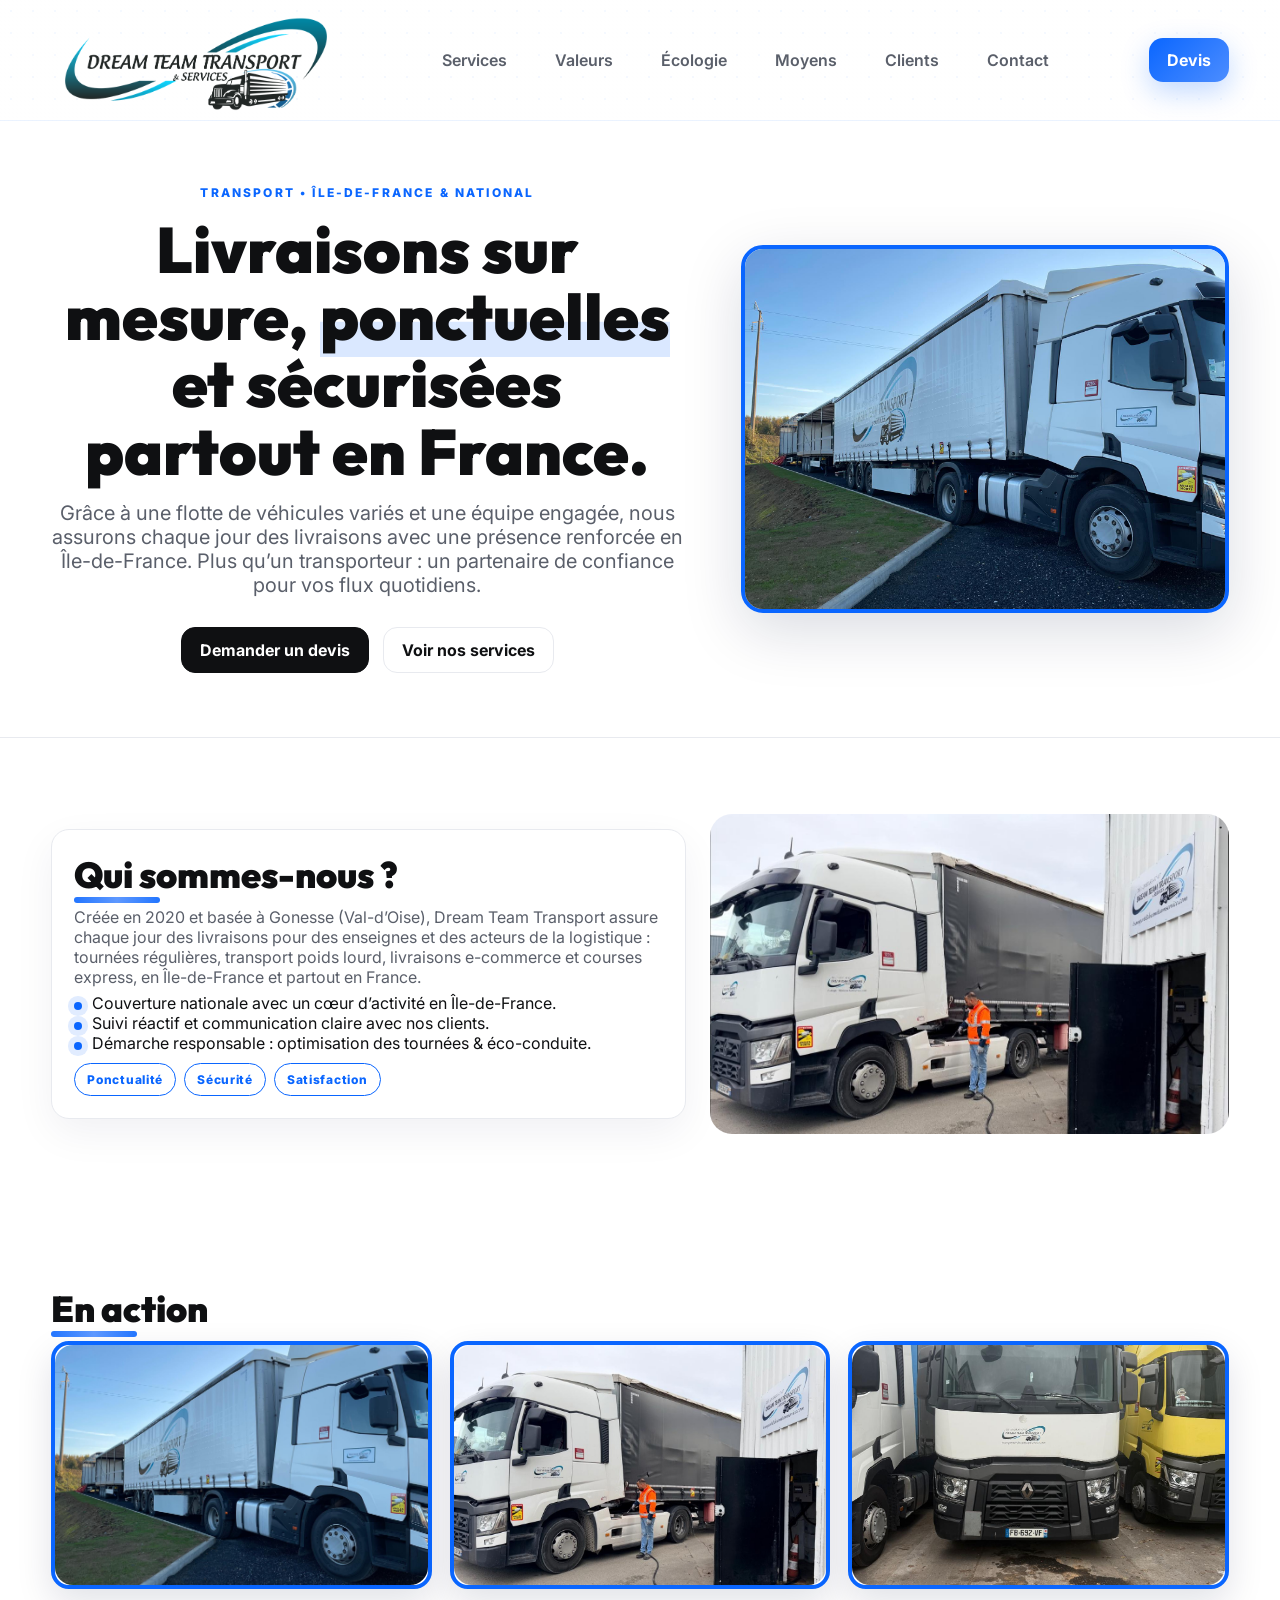
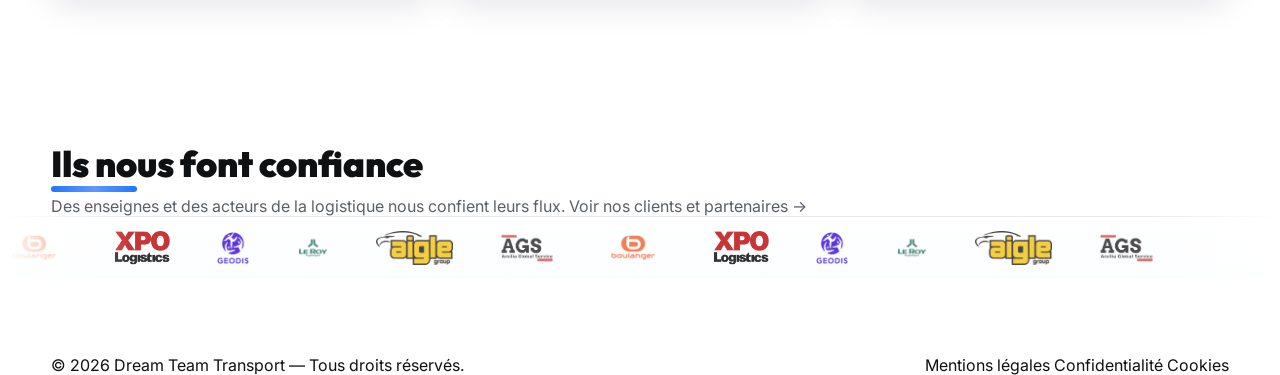
<file: index.html>
<!DOCTYPE html>
<html lang="fr">
<head>
  <meta charset="utf-8" />
  <meta name="viewport" content="width=device-width, initial-scale=1" />


  <title>Dream Team Transport — Accueil</title>
  <meta name="description" content="Transport sur mesure en France. Présence renforcée en Île-de-France. Flotte variée, fiabilité, sécurité et engagement écologique." />

  <link rel="preconnect" href="https://fonts.googleapis.com">
  <link rel="preconnect" href="https://fonts.gstatic.com" crossorigin>
  <link href="https://fonts.googleapis.com/css2?family=Outfit:wght@400;500;600;700;800;900&family=Inter:wght@400;500;600&display=swap" rel="stylesheet">
  <link rel="stylesheet" href="assets/style.css" />
  <!-- Référencement, icônes et aperçu de partage -->
  <link rel="canonical" href="https://dreamteamservice.com/" />
  <link rel="icon" href="favicon.ico" sizes="any" />
  <link rel="icon" type="image/png" sizes="32x32" href="assets/favicon-32.png" />
  <link rel="apple-touch-icon" href="assets/apple-touch-icon.png" />
  <meta name="theme-color" content="#0b5f73" />
  <meta property="og:type" content="website" />
  <meta property="og:site_name" content="Dream Team Transport" />
  <meta property="og:locale" content="fr_FR" />
  <meta property="og:title" content="Dream Team Transport — Accueil" />
  <meta property="og:description" content="Transport sur mesure en France. Présence renforcée en Île-de-France. Flotte variée, fiabilité, sécurité et engagement écologique." />
  <meta property="og:url" content="https://dreamteamservice.com/" />
  <meta property="og:image" content="https://dreamteamservice.com/assets/og-image.jpg" />
  <meta property="og:image:width" content="1200" />
  <meta property="og:image:height" content="630" />
  <meta property="og:image:alt" content="Camion Dream Team Transport et logo de l’entreprise" />
  <meta name="twitter:card" content="summary_large_image" />
</head>


<body>
  <nav class="nav">
    <div class="container inner">
      <a class="brand" href="index.html">
  <img class="logo-img" src="assets/logo.png" alt="Dream Team Transport">
</a>




      <div class="menu" id="menu">
        <a href="services.html">Services</a>
        <a href="valeurs.html">Valeurs</a>
        <a href="ecologie.html">Écologie</a>
        <a href="moyens.html">Moyens</a>
        <a href="clients.html">Clients</a>
        <a href="contact.html">Contact</a>
      </div>
      <div class="nav-actions">
        <a class="btn devis" href="contact.html">Devis</a>
        <button class="burger" id="burger" aria-label="Ouvrir le menu">☰</button>
      </div>
    </div>
  </nav>

  <!-- HERO -->
  <header class="hero reveal">
    <div class="container hero-grid">
      <div class="stack hero-copy center">
        <span class="kicker">Transport • Île-de-France & National</span>
        <h1 class="title">Livraisons sur mesure, <span class="underline">ponctuelles</span> et sécurisées partout en France.</h1>
        <p class="lead">Grâce à une flotte de véhicules variés et une équipe engagée, nous assurons chaque jour des livraisons avec une présence renforcée en Île-de-France. Plus qu’un transporteur : un partenaire de confiance pour vos flux quotidiens.</p>
        <div class="row hero-cta">
          <a class="btn primary" href="contact.html">Demander un devis</a>
          <a class="btn outline" href="services.html">Voir nos services</a>
        </div>
      </div>
      <figure class="hero-media framed">
        <img src="assets/truck-1.jpg" alt="Camion Dream Team Transport" loading="eager"/>
      </figure>
    </div>
  </header>

  <!-- BIO -->
  <section class="bio reveal">
    <div class="container bio-grid">
      <div class="bio-card card">
        <h2 class="section-title">Qui sommes-<span class="blue-strong">nous</span>&nbsp;?</h2>
        <p class="sub">Créée en 2020 et basée à Gonesse (Val-d’Oise), Dream Team Transport assure chaque jour des livraisons pour des enseignes et des acteurs de la logistique : tournées régulières, transport poids lourd, livraisons e-commerce et courses express, en Île-de-France et partout en France.</p>
        <ul class="list bio-points">
          <li><span class="dot"></span> Couverture nationale avec un cœur d’activité en Île-de-France.</li>
          <li><span class="dot"></span> Suivi réactif et communication claire avec nos clients.</li>
          <li><span class="dot"></span> Démarche responsable : optimisation des tournées & éco-conduite.</li>
        </ul>
        <div class="pill-row">
          <span class="pill">Ponctualité</span>
          <span class="pill">Sécurité</span>
          <span class="pill">Satisfaction</span>
        </div>
      </div>
      <figure class="bio-media framed">
        <img src="assets/truck-2.jpg" alt="Flotte Dream Team en action" loading="lazy"/>
      </figure>
    </div>
  </section>

  <!-- Galerie -->
  <section class="reveal">
    <div class="container">
      <h2 class="section-title">En action</h2>
      <div class="gallery">
        <figure class="card img-card framed">
          <img src="assets/truck-1.jpg" alt="Semi-remorque Dream Team" loading="lazy"/>
        </figure>
        <figure class="card img-card framed">
          <img src="assets/truck-2.jpg" alt="Camion au dépôt" loading="lazy"/>
        </figure>
        <figure class="card img-card framed">
          <img src="assets/truck-3.jpg" alt="Camion de face" loading="lazy"/>
        </figure>
      </div>
    </div>
  </section>

  <!-- Clients (logos réels) -->
  <section class="trust reveal">
    <div class="container">
      <h2 class="section-title">Ils nous font confiance</h2>
      <p class="sub">Des enseignes et des acteurs de la logistique nous confient leurs flux. <a href="clients.html">Voir nos clients et partenaires →</a></p>
    </div>
    <div class="marquee-band">
      <div class="marquee-track">
        <img src="assets/boulanger.png" alt="Boulanger">
        <img src="assets/xpo.png" alt="XPO Logistics">
        <img src="assets/geodis.png" alt="Geodis">
        <img src="assets/leroy.png" alt="Le Roy Logistique">
        <img src="assets/aigle.png" alt="Aigle">
        <img src="assets/ags.png" alt="AGS">
        <img src="assets/boulanger.png" alt="" aria-hidden="true">
        <img src="assets/xpo.png" alt="" aria-hidden="true">
        <img src="assets/geodis.png" alt="" aria-hidden="true">
        <img src="assets/leroy.png" alt="" aria-hidden="true">
        <img src="assets/aigle.png" alt="" aria-hidden="true">
        <img src="assets/ags.png" alt="" aria-hidden="true">
      </div>
    </div>
  </section>

  <footer class="footer">
    <div class="container row">
      <span>© <span id="year"></span> Dream Team Transport — Tous droits réservés.</span>
      <div class="links">
        <a href="mentions-legales.html">Mentions légales</a>
        <a href="mentions-legales.html#donnees">Confidentialité</a>
        <a href="mentions-legales.html#cookies">Cookies</a>
      </div>
    </div>
  </footer>

  <script src="assets/app.js"></script>
</body>
</html>
</file>
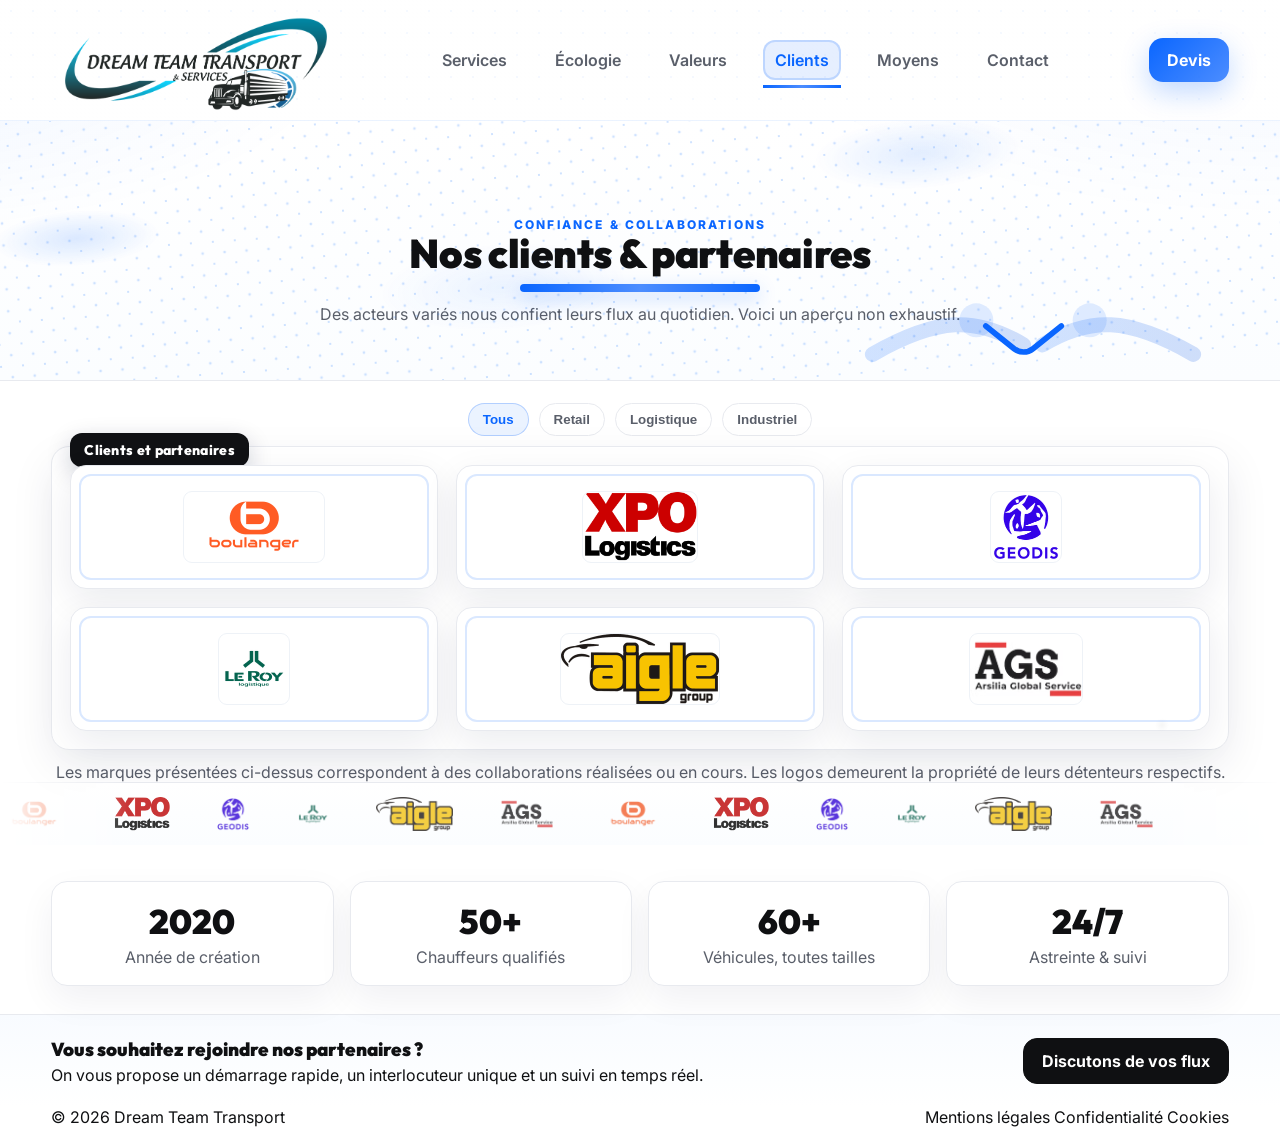
<file: clients.html>
<!DOCTYPE html>
<html lang="fr">
<head>
  <meta charset="utf-8" />
  <meta name="viewport" content="width=device-width, initial-scale=1" />
  <title>Dream Team Transport — Clients & Partenaires</title>

  <link rel="preconnect" href="https://fonts.googleapis.com">
  <link rel="preconnect" href="https://fonts.gstatic.com" crossorigin>
  <link href="https://fonts.googleapis.com/css2?family=Outfit:wght@400;500;600;700;800;900&family=Inter:wght@400;500;600&display=swap" rel="stylesheet">
  <link rel="stylesheet" href="assets/style.css" />
  <!-- Référencement, icônes et aperçu de partage -->
  <meta name="description" content="Boulanger, Geodis, XPO Logistics, Aigle, AGS, Le Roy Logistique : découvrez les clients et partenaires qui confient leurs flux à Dream Team Transport." />
  <link rel="canonical" href="https://dreamteamservice.com/clients.html" />
  <link rel="icon" href="favicon.ico" sizes="any" />
  <link rel="icon" type="image/png" sizes="32x32" href="assets/favicon-32.png" />
  <link rel="apple-touch-icon" href="assets/apple-touch-icon.png" />
  <meta name="theme-color" content="#0b5f73" />
  <meta property="og:type" content="website" />
  <meta property="og:site_name" content="Dream Team Transport" />
  <meta property="og:locale" content="fr_FR" />
  <meta property="og:title" content="Dream Team Transport — Clients &amp; Partenaires" />
  <meta property="og:description" content="Boulanger, Geodis, XPO Logistics, Aigle, AGS, Le Roy Logistique : découvrez les clients et partenaires qui confient leurs flux à Dream Team Transport." />
  <meta property="og:url" content="https://dreamteamservice.com/clients.html" />
  <meta property="og:image" content="https://dreamteamservice.com/assets/og-image.jpg" />
  <meta property="og:image:width" content="1200" />
  <meta property="og:image:height" content="630" />
  <meta property="og:image:alt" content="Camion Dream Team Transport et logo de l’entreprise" />
  <meta name="twitter:card" content="summary_large_image" />
</head>
<body>
  <!-- NAV -->
  <nav class="nav">
    <div class="container inner">
      <a class="brand" href="index.html">
  <img class="logo-img" src="assets/logo.png" alt="Dream Team Transport">
</a>

      <div class="menu" id="menu">
        <a href="services.html">Services</a>
        <a href="ecologie.html">Écologie</a>
        <a href="valeurs.html">Valeurs</a>
        <a class="active" href="clients.html">Clients</a>
        <a href="moyens.html">Moyens</a>
        <a href="contact.html">Contact</a>
      </div>
      <div class="nav-actions">
        <a class="btn devis" href="contact.html">Devis</a>
        <button class="burger" id="burger">☰</button>
      </div>
    </div>
  </nav>

  <!-- HERO -->
  <header class="unified-hero clients-hero reveal">
    <div class="container">
      <span class="kicker">Confiance & collaborations</span>
      <h1 class="page-title">Nos clients & partenaires</h1>
      <p class="sub">Des acteurs variés nous confient leurs flux au quotidien. Voici un aperçu non exhaustif.</p>
    </div>

    <!-- poignée de main décorative -->
    <svg class="handshake" viewBox="0 0 180 80" aria-hidden="true">
      <defs>
        <linearGradient id="shake" x1="0" x2="1" y1="0" y2="0">
          <stop offset="0" stop-color="#0a66ff"/><stop offset="1" stop-color="#004fe3"/>
        </linearGradient>
      </defs>
      <path d="M5 60 C40 40, 60 40, 85 55" fill="none" stroke="url(#shake)" stroke-width="8" stroke-linecap="round" opacity=".18"/>
      <path d="M175 60 C140 40, 120 40, 95 55" fill="none" stroke="url(#shake)" stroke-width="8" stroke-linecap="round" opacity=".18"/>
      <path d="M65 45 l15 12 a8 8 0 0 0 10 0 l15-12" fill="none" stroke="#0a66ff" stroke-width="3" stroke-linecap="round" stroke-linejoin="round"/>
      <circle cx="60" cy="42" r="9" fill="#0a66ff" opacity=".12"/>
      <circle cx="120" cy="42" r="9" fill="#0a66ff" opacity=".12"/>
    </svg>
  </header>

  <main class="page reveal">
    <div class="container">

      <!-- Filtres -->
      <div class="clients-filters">
        <button class="chip active" data-filter="all">Tous</button>
        <button class="chip" data-filter="retail">Retail</button>
        <button class="chip" data-filter="logistique">Logistique</button>
        <button class="chip" data-filter="industriel">Industriel</button>
      </div>

      <!-- GRID LOGOS -->
      <div class="clients-board" id="clientsBoard">
        <div class="clients-label">Clients et partenaires</div>

        <!-- Mets tes bons chemins (Option A ou B que tu as choisie) -->
        <article class="logo-card" data-cat="retail" title="Boulanger">
          <img src="assets/boulanger.png" alt="Boulanger" loading="lazy">
        </article>
        <article class="logo-card" data-cat="logistique" title="XPO Logistics">
          <img src="assets/xpo.png" alt="XPO Logistics" loading="lazy">
        </article>
        <article class="logo-card" data-cat="logistique" title="Geodis">
          <img src="assets/geodis.png" alt="Geodis" loading="lazy">
        </article>
        <article class="logo-card" data-cat="logistique" title="Le Roy Logistique">
          <img src="assets/leroy.png" alt="Le Roy Logistique" loading="lazy">
        </article>
        <article class="logo-card" data-cat="industriel" title="Aigle Group">
          <img src="assets/aigle.png" alt="Aigle Group" loading="lazy">
        </article>
        <!-- placeholder en attendant ags.png -->
        <article class="logo-card" data-cat="logistique" title="Partenaire">
          <img src="assets/ags.png" alt="Partenaire" loading="lazy">
        </article>
      </div>

      <p class="clients-note sub">
        Les marques présentées ci-dessus correspondent à des collaborations réalisées ou en cours.  
        Les logos demeurent la propriété de leurs détenteurs respectifs.
      </p>
    </div>

    <!-- Marquee douce -->
    <section class="marquee-band" aria-hidden="true">
      <div class="marquee-track">
        <img src="assets/boulanger.png" alt="">
        <img src="assets/xpo.png" alt="">
        <img src="assets/geodis.png" alt="">
        <img src="assets/leroy.png" alt="">
        <img src="assets/aigle.png" alt="">
        <img src="assets/ags.png" alt="">
        <!-- dupliquée pour boucle parfaite -->
        <img src="assets/boulanger.png" alt="">
        <img src="assets/xpo.png" alt="">
        <img src="assets/geodis.png" alt="">
        <img src="assets/leroy.png" alt="">
        <img src="assets/aigle.png" alt="">
        <img src="assets/ags.png" alt="">
      </div>
    </section>

    <!-- Chiffres clés (repris de la page Moyens) -->
    <section class="stats">
      <div class="container stats-grid">
        <div class="stat">
          <div class="n">2020</div>
          <div class="t">Année de création</div>
        </div>
        <div class="stat">
          <div class="n"><span data-count="50">0</span>+</div>
          <div class="t">Chauffeurs qualifiés</div>
        </div>
        <div class="stat">
          <div class="n"><span data-count="60">0</span>+</div>
          <div class="t">Véhicules, toutes tailles</div>
        </div>
        <div class="stat">
          <div class="n">24/7</div>
          <div class="t">Astreinte &amp; suivi</div>
        </div>
      </div>
    </section>

    <!-- CTA -->
    <section class="client-cta">
      <div class="container row">
        <div class="cta-copy">
          <h3>Vous souhaitez rejoindre nos partenaires&nbsp;?</h3>
          <p>On vous propose un démarrage rapide, un interlocuteur unique et un suivi en temps réel.</p>
        </div>
        <a class="btn primary" href="contact.html">Discutons de vos flux</a>
      </div>
    </section>
  </main>

  <!-- FOOTER -->
  <footer class="footer">
    <div class="container row">
      <span>© <span id="year"></span> Dream Team Transport</span>
      <div class="links">
        <a href="mentions-legales.html">Mentions légales</a>
        <a href="mentions-legales.html#donnees">Confidentialité</a>
        <a href="mentions-legales.html#cookies">Cookies</a>
      </div>
    </div>
  </footer>

  <script>
    // année + menu burger
    document.getElementById('year').textContent = new Date().getFullYear();
    document.getElementById('burger').addEventListener('click', () => {
      document.getElementById('menu').classList.toggle('open');
    });

    // ===== Filtres logos =====
    const chips = [...document.querySelectorAll('.clients-filters .chip')];
    const cards = [...document.querySelectorAll('.logo-card')];
    chips.forEach(chip=>{
      chip.addEventListener('click', ()=>{
        chips.forEach(c=>c.classList.remove('active'));
        chip.classList.add('active');
        const f = chip.dataset.filter;
        cards.forEach(c=>{
          const ok = (f==='all' || c.dataset.cat===f);
          c.style.opacity = ok ? '1' : '.15';
          c.style.transform = ok ? 'translateY(0)' : 'scale(.98)';
          c.style.pointerEvents = ok ? 'auto' : 'none';
        });
      });
    });

    // ===== Parallaxe légère au survol =====
    cards.forEach(c=>{
      c.addEventListener('mousemove', e=>{
        const r = c.getBoundingClientRect();
        const dx = (e.clientX - (r.left + r.width/2)) / r.width;
        const dy = (e.clientY - (r.top + r.height/2)) / r.height;
        c.style.transform = `rotateX(${ -dy*4 }deg) rotateY(${ dx*6 }deg) translateY(-2px)`;
      });
      c.addEventListener('mouseleave', ()=> c.style.transform = 'translateY(0)');
    });

    // ===== Compteurs =====
    const counters = [...document.querySelectorAll('.stats .n span')];
    const fmt = n => (n % 1 ? n.toFixed(1) : n.toFixed(0));
    const runCounters = () => counters.forEach(el=>{
      const target = parseFloat(el.dataset.count);
      const dur = 1200, steps = 60, inc = target/steps;
      let v = 0, i = 0;
      const t = setInterval(()=>{
        v += inc; i++;
        if(i>=steps){ v = target; clearInterval(t); }
        el.textContent = fmt(v);
      }, dur/steps);
    });
    const io = new IntersectionObserver(es=>{
      es.forEach(e=>{ if(e.isIntersecting){ runCounters(); io.disconnect(); }});
    }, {threshold:.35});
    io.observe(document.querySelector('.stats'));
  </script>
</body>
</html>
</file>
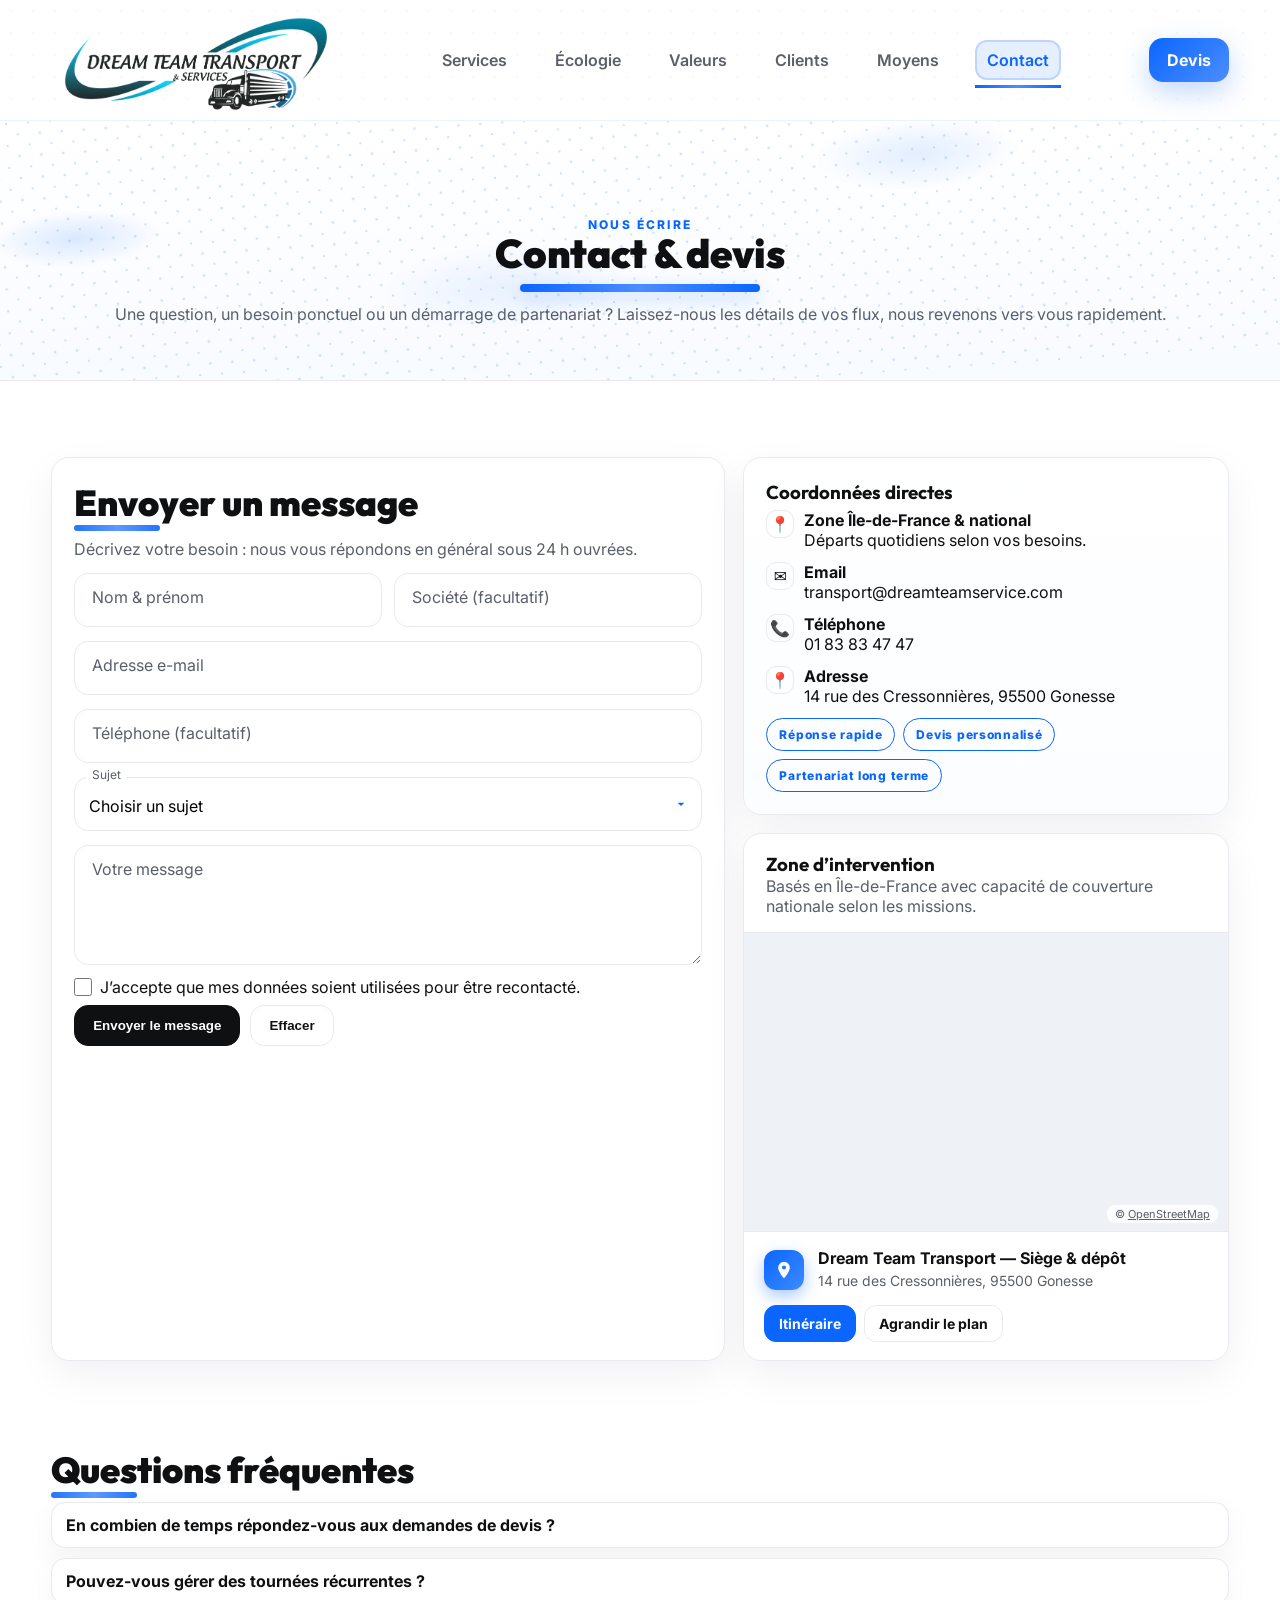
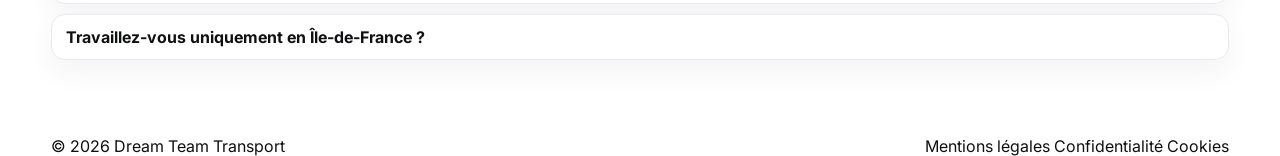
<file: contact.html>
<!DOCTYPE html>
<html lang="fr">
<head>
  <meta charset="utf-8" />
  <meta name="viewport" content="width=device-width, initial-scale=1" />
  <title>Dream Team Transport — Contact</title>

  <!-- Thème global -->
  <link rel="preconnect" href="https://fonts.googleapis.com">
  <link rel="preconnect" href="https://fonts.gstatic.com" crossorigin>
  <link href="https://fonts.googleapis.com/css2?family=Outfit:wght@400;500;600;700;800;900&family=Inter:wght@400;500;600&display=swap" rel="stylesheet">
  <link rel="stylesheet" href="assets/style.css" />
  <style>
    .hp{ position:absolute; left:-9999px; width:1px; height:1px; opacity:0; }
    .form-status{ margin-top:14px; padding:12px 14px; border-radius:12px; font-weight:600; font-size:14px; line-height:1.45; }
    .form-status.ok{ background:#ecfdf3; color:#127a3f; border:1px solid #b7ebcb; }
    .form-status.err{ background:#fff1f1; color:#b42318; border:1px solid #f5c2c2; }
    .form-status a{ color:inherit; text-decoration:underline; }
    #devisForm button[disabled]{ opacity:.7; cursor:wait; }
  </style>
  <!-- Référencement, icônes et aperçu de partage -->
  <meta name="description" content="Demandez un devis ou contactez Dream Team Transport : 14 rue des Cressonnières, 95500 Gonesse — 01 83 83 47 47." />
  <link rel="canonical" href="https://dreamteamservice.com/contact.html" />
  <link rel="icon" href="favicon.ico" sizes="any" />
  <link rel="icon" type="image/png" sizes="32x32" href="assets/favicon-32.png" />
  <link rel="apple-touch-icon" href="assets/apple-touch-icon.png" />
  <meta name="theme-color" content="#0b5f73" />
  <meta property="og:type" content="website" />
  <meta property="og:site_name" content="Dream Team Transport" />
  <meta property="og:locale" content="fr_FR" />
  <meta property="og:title" content="Dream Team Transport — Contact" />
  <meta property="og:description" content="Demandez un devis ou contactez Dream Team Transport : 14 rue des Cressonnières, 95500 Gonesse — 01 83 83 47 47." />
  <meta property="og:url" content="https://dreamteamservice.com/contact.html" />
  <meta property="og:image" content="https://dreamteamservice.com/assets/og-image.jpg" />
  <meta property="og:image:width" content="1200" />
  <meta property="og:image:height" content="630" />
  <meta property="og:image:alt" content="Camion Dream Team Transport et logo de l’entreprise" />
  <meta name="twitter:card" content="summary_large_image" />
</head>
<body>
  <!-- NAV -->
  <nav class="nav">
    <div class="container inner">
      <a class="brand" href="index.html">
        <img class="logo-img" src="assets/logo.png" alt="Dream Team Transport">
      </a>

      <div class="menu" id="menu">
        <a href="services.html">Services</a>
        <a href="ecologie.html">Écologie</a>
        <a href="valeurs.html">Valeurs</a>
        <a href="clients.html">Clients</a>
        <a href="moyens.html">Moyens</a>
        <a class="active" href="contact.html">Contact</a>
      </div>

      <div class="nav-actions">
        <a class="btn devis" href="contact.html">Devis</a>
        <button class="burger" id="burger" aria-label="Ouvrir le menu">☰</button>
      </div>
    </div>
  </nav>

  <!-- EN-TÊTE UNIFIÉ -->
  <header class="unified-hero reveal">
    <div class="container">
      <span class="kicker">Nous écrire</span>
      <h1 class="page-title">Contact & devis</h1>
      <p class="sub">
        Une question, un besoin ponctuel ou un démarrage de partenariat ? 
        Laissez-nous les détails de vos flux, nous revenons vers vous rapidement.
      </p>
    </div>
  </header>

  <!-- ====== CONTACT ====== -->
  <main class="page reveal">
    <section class="values-section">
      <div class="container contact-grid">
        <!-- FORMULAIRE -->
        <div class="card contact-form">
          <h2 class="section-title">Envoyer un message</h2>
          <p class="sub">Décrivez votre besoin : nous vous répondons en général sous 24 h ouvrées.</p>

          <!-- Envoi via Web3Forms : les demandes du formulaire arrivent sur exploitation@dreamteamservice.com (adresse liée à la clé d'accès) -->
          <form id="devisForm" action="https://api.web3forms.com/submit" method="POST">
            <input type="hidden" name="access_key" value="bdb598d2-dd3b-4455-a9cc-fc9c8a185ccf" />
            <input type="hidden" name="subject" value="Nouvelle demande depuis le site dreamteamservice.com" />
            <input type="hidden" name="from_name" value="Site Dream Team Transport" />
            <input type="hidden" name="redirect" value="https://dreamteamservice.com/contact.html?envoye=1" />
            <input type="checkbox" name="botcheck" class="hp" tabindex="-1" autocomplete="off" aria-hidden="true" />

            <div class="form-row">
              <div class="field">
                <input type="text" id="nom" name="Nom" required />
                <label for="nom">Nom & prénom</label>
              </div>
              <div class="field">
                <input type="text" id="societe" name="Société" />
                <label for="societe">Société (facultatif)</label>
              </div>
            </div>

            <div class="field">
              <input type="email" id="email" name="email" required />
              <label for="email">Adresse e-mail</label>
            </div>

            <div class="field">
              <input type="tel" id="tel" name="Téléphone" />
              <label for="tel">Téléphone (facultatif)</label>
            </div>

            <div class="field">
              <select id="sujet" name="Sujet">
                <option value="" selected>Choisir un sujet</option>
                <option value="Devis transport">Demande de devis transport</option>
                <option value="Information">Demande d’information</option>
                <option value="Partenariat">Proposition de partenariat</option>
                <option value="Autre">Autre</option>
              </select>
              <label for="sujet">Sujet</label>
            </div>

            <div class="field">
              <textarea id="message" name="Message" required></textarea>
              <label for="message">Votre message</label>
            </div>

            <label class="check">
              <input type="checkbox" required />
              <span>J’accepte que mes données soient utilisées pour être recontacté.</span>
            </label>

            <div class="actions">
              <button type="submit" class="btn primary">Envoyer le message</button>
              <button type="reset" class="btn outline">Effacer</button>
            </div>
            <div id="formStatus" class="form-status" role="status" aria-live="polite" hidden></div>
          </form>
        </div>

        <!-- INFOS CONTACT + MAP -->
        <aside class="contact-side">
          <div class="card soft">
            <h3>Coordonnées directes</h3>
            <ul class="contact-list">
              <li>
                <div class="ci">📍</div>
                <div>
                  <b>Zone Île-de-France & national</b><br>
                  Départs quotidiens selon vos besoins.
                </div>
              </li>
              <li>
                <div class="ci">✉️</div>
                <div>
                  <b>Email</b><br>
                  <a href="mailto:transport@dreamteamservice.com">transport@dreamteamservice.com</a>
                </div>
              </li>
              <li>
                <div class="ci">📞</div>
                <div>
                  <b>Téléphone</b><br>
                  <a href="tel:+33183834747">01 83 83 47 47</a>
                </div>
              </li>
              <li>
                <div class="ci">📍</div>
                <div>
                  <b>Adresse</b><br>
                  14 rue des Cressonnières, 95500 Gonesse
                </div>
              </li>
            </ul>

            <div class="badges">
              <span class="pill">Réponse rapide</span>
              <span class="pill">Devis personnalisé</span>
              <span class="pill">Partenariat long terme</span>
            </div>
          </div>

          <div class="card map-card">
            <div class="map-title">
              <h3>Zone d’intervention</h3>
              <p class="sub">Basés en Île-de-France avec capacité de couverture nationale selon les missions.</p>
            </div>
            <!-- Plan d'accès : OpenStreetMap (sans cookie publicitaire) -->
            <div class="map-embed">
              <iframe
                title="Plan d’accès — 14 rue des Cressonnières, 95500 Gonesse"
                src="https://www.openstreetmap.org/export/embed.html?bbox=2.4458%2C48.9832%2C2.4657%2C48.9918&amp;layer=mapnik&amp;marker=48.987526%2C2.455767"
                loading="lazy" referrerpolicy="no-referrer"></iframe>
              <span class="map-credit">© <a href="https://www.openstreetmap.org/copyright" target="_blank" rel="noopener">OpenStreetMap</a></span>
            </div>
            <div class="map-info">
              <div class="pin" aria-hidden="true">
                <svg width="20" height="20" viewBox="0 0 24 24" fill="currentColor"><path d="M12 2a7 7 0 0 0-7 7c0 5.25 7 13 7 13s7-7.75 7-13a7 7 0 0 0-7-7zm0 9.5A2.5 2.5 0 1 1 12 6.5a2.5 2.5 0 0 1 0 5z"/></svg>
              </div>
              <div class="addr">
                <b>Dream Team Transport — Siège &amp; dépôt</b>
                <span>14 rue des Cressonnières, 95500 Gonesse</span>
              </div>
              <div class="map-actions">
                <a class="primary" href="https://www.google.com/maps/dir/?api=1&amp;destination=14%20rue%20des%20Cressonni%C3%A8res%2C%2095500%20Gonesse" target="_blank" rel="noopener">Itinéraire</a>
                <a href="https://www.openstreetmap.org/?mlat=48.987526&amp;mlon=2.455767#map=17/48.987526/2.455767" target="_blank" rel="noopener">Agrandir le plan</a>
              </div>
            </div>
          </div>
        </aside>
      </div>
    </section>

    <!-- FAQ SIMPLE -->
    <section class="values-section faq">
      <div class="container">
        <h2 class="section-title">Questions fréquentes</h2>
        <div class="accordion">
          <details>
            <summary>En combien de temps répondez-vous aux demandes de devis&nbsp;?</summary>
            <p>En général sous 24h ouvrées, et souvent plus rapidement pour les demandes urgentes.</p>
          </details>
          <details>
            <summary>Pouvez-vous gérer des tournées récurrentes&nbsp;?</summary>
            <p>Oui, nous pouvons étudier des schémas récurrents (tournées, navettes, lignes régulières) avec un planning dédié.</p>
          </details>
          <details>
            <summary>Travaillez-vous uniquement en Île-de-France&nbsp;?</summary>
            <p>Notre cœur d’activité est en région parisienne, mais nous pouvons assurer des liaisons nationales selon les projets.</p>
          </details>
        </div>
      </div>
    </section>
  </main>

  <!-- FOOTER -->
  <footer class="footer">
    <div class="container row">
      <span>© <span id="year"></span> Dream Team Transport</span>
      <div class="links">
        <a href="mentions-legales.html">Mentions légales</a>
        <a href="mentions-legales.html#donnees">Confidentialité</a>
        <a href="mentions-legales.html#cookies">Cookies</a>
      </div>
    </div>
  </footer>

  <!-- JS global -->
  <script src="assets/app.js"></script>

  <!-- Envoi du formulaire (Web3Forms) sans quitter la page -->
  <script>
    (() => {
      const form = document.getElementById('devisForm');
      if (!form) return;
      const status = document.getElementById('formStatus');
      const btn = form.querySelector('button[type="submit"]');
      const OK = 'Merci, votre message a bien été envoyé. Nous vous répondons en général sous 24 h ouvrées.';
      const ERR = 'L’envoi n’a pas abouti. Réessayez dans un instant ou écrivez-nous directement à <a href="mailto:transport@dreamteamservice.com">transport@dreamteamservice.com</a>.';
      const show = (type, html) => { status.className = 'form-status ' + type; status.innerHTML = html; status.hidden = false; };

      if (new URLSearchParams(location.search).get('envoye') === '1') show('ok', OK);

      form.addEventListener('submit', async (e) => {
        e.preventDefault();
        const data = Object.fromEntries(new FormData(form));
        delete data.redirect;
        const sujet = data['Sujet'] || 'Demande de contact';
        data.subject = 'Site web — ' + sujet + (data['Nom'] ? ' — ' + data['Nom'] : '');
        const label = btn.textContent;
        btn.disabled = true; btn.textContent = 'Envoi en cours…'; status.hidden = true;
        try {
          const r = await fetch(form.action, {
            method: 'POST',
            headers: { 'Content-Type': 'application/json', 'Accept': 'application/json' },
            body: JSON.stringify(data)
          });
          const j = await r.json().catch(() => ({}));
          if (!r.ok || !j.success) throw new Error(j.message || 'Erreur');
          show('ok', OK);
          form.reset();
          form.querySelectorAll('.filled').forEach(el => el.classList.remove('filled'));
        } catch (err) {
          show('err', ERR);
        } finally {
          btn.disabled = false; btn.textContent = label;
        }
      });
    })();
  </script>

  <!-- JS léger pour les labels flottants du formulaire -->
  <script>
    // année dynamique dans le footer
    document.getElementById('year').textContent = new Date().getFullYear();

    // labels flottants (classe .filled utilisée dans ton style.css)
    document.querySelectorAll('.field input, .field textarea, .field select')
      .forEach((el) => {
        const toggleFilled = () => {
          if (el.value.trim() !== '') {
            el.classList.add('filled');
          } else {
            el.classList.remove('filled');
          }
        };
        el.addEventListener('blur', toggleFilled);
        el.addEventListener('input', toggleFilled);
        // état initial
        toggleFilled();
      });
  </script>
</body>
</html>
</file>
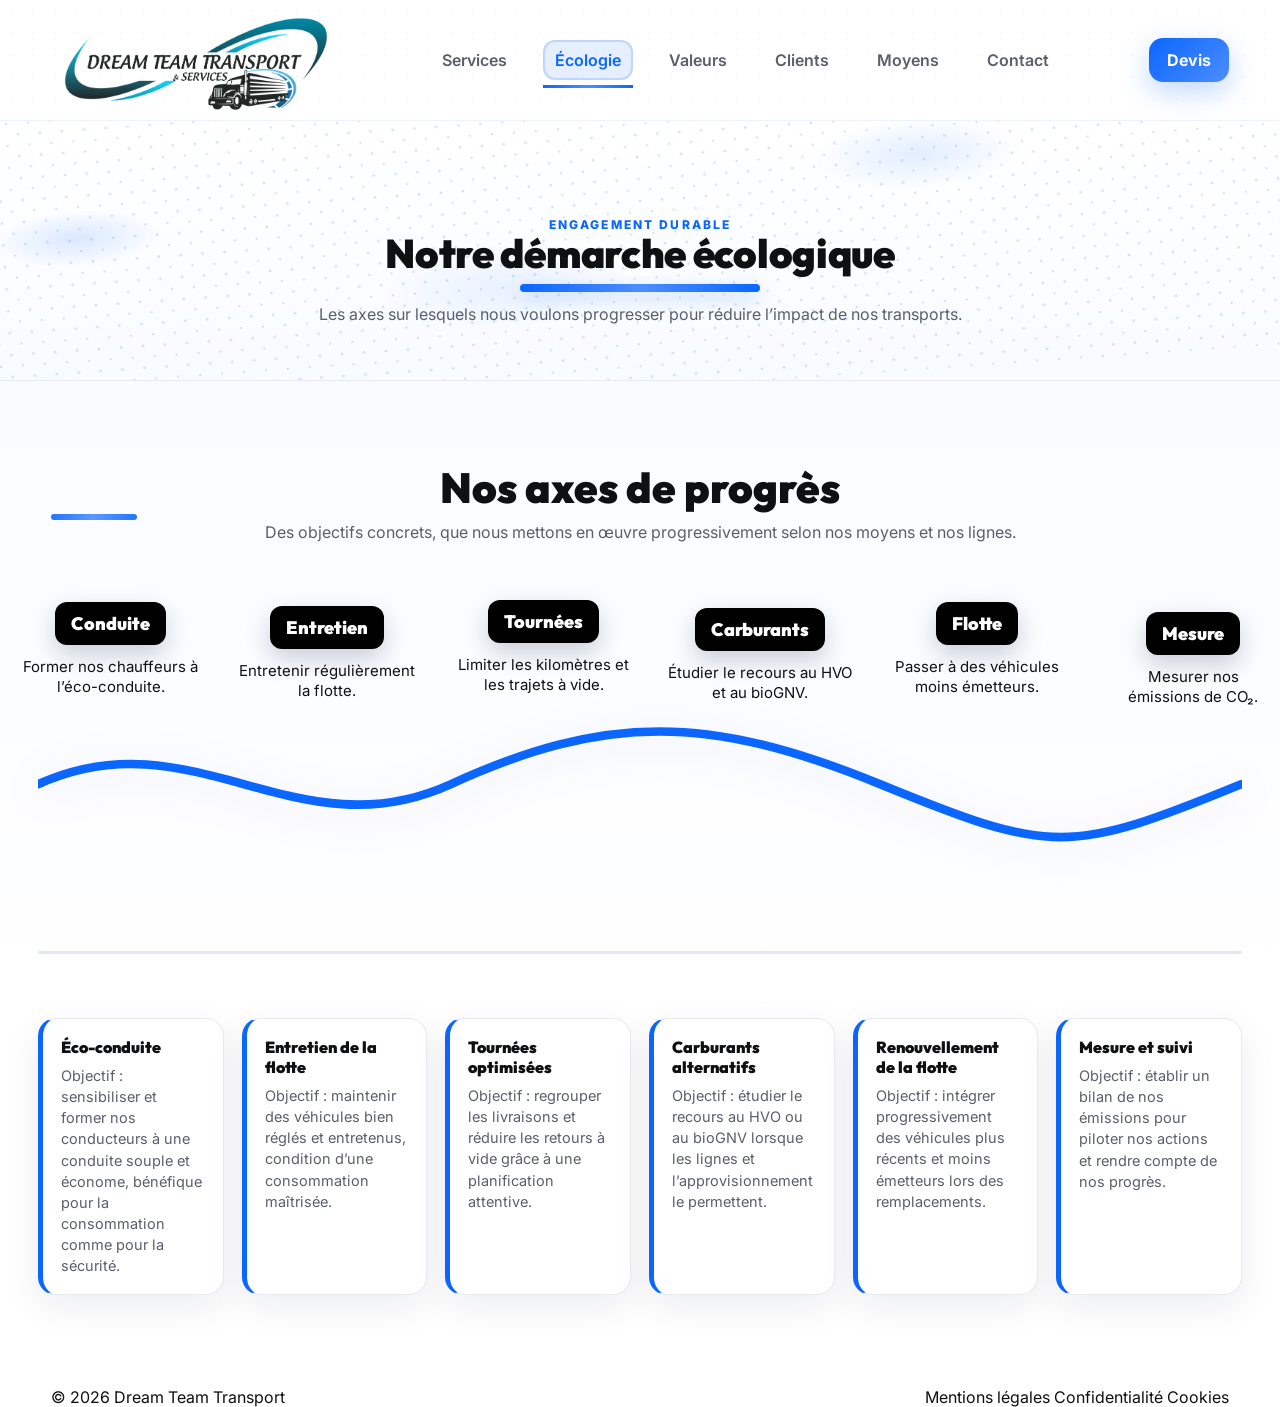
<file: ecologie.html>
<!DOCTYPE html>
<html lang="fr">
<head>
  <meta charset="utf-8" />
  <meta name="viewport" content="width=device-width, initial-scale=1" />
  <title>Dream Team Transport — Engagement écologique</title>

  <!-- Fonts + feuille globale -->
  <link rel="preconnect" href="https://fonts.googleapis.com">
  <link rel="preconnect" href="https://fonts.gstatic.com" crossorigin>
  <link href="https://fonts.googleapis.com/css2?family=Outfit:wght@400;500;600;700;800;900&family=Inter:wght@400;500;600&display=swap" rel="stylesheet">
  <link rel="stylesheet" href="assets/style.css" />

  <!-- Styles spécifiques -->
  <style>
    .eco-section{padding:80px 0 32px;background:linear-gradient(180deg,#f9fbff 0%, #ffffff 100%)}
    .eco-section .section-title{font-size:42px;font-weight:900;text-align:center;margin-bottom:8px}
    .eco-section .sub{text-align:center;color:var(--muted);max-width:760px;margin:0 auto 44px}

    /* === Frise élargie === */
    .eco-timeline{
      position:relative;
      width:min(1400px,94%);   /* élargie (était 1200px) */
      margin:0 auto;
      padding:78px 0 110px;    /* plus d’air sous la vague */
    }
    .eco-rail{width:100%;height:auto;display:block;filter:drop-shadow(0 8px 20px rgba(10,20,60,.10))}
    .eco-rail path{stroke:#0a66ff;stroke-width:10;stroke-linecap:round;fill:none;stroke-dasharray:2000;stroke-dashoffset:2000;transition:stroke-dashoffset 2.2s ease}
    .drawn .eco-rail path{stroke-dashoffset:0}

    .eco-baseline{position:absolute;left:0;right:0;bottom:26px;height:3px;background:rgba(10,102,255,.14);border-radius:3px}

    /* Points de la frise */
    .eco-item{position:absolute;left:var(--x);top:var(--y);transform:translate(-50%,0);width:240px;text-align:center}
    .eco-item .year{display:inline-block;background:#000;color:#fff;font-family:Outfit,Inter,sans-serif;font-weight:900;font-size:18px;padding:10px 16px;border-radius:12px;box-shadow:0 10px 26px rgba(10,20,60,.20)}
    .eco-item p{margin-top:12px;font-size:15px;line-height:1.35;color:var(--ink);padding-bottom:6px}

    /* === Cartes alignées sous les dates (6 colonnes) === */
    .eco-details{padding:6px 0 92px}
    .eco-details .container{width:min(1400px,94%);margin:0 auto}
    .eco-details .grid{
      display:grid;
      grid-template-columns:repeat(6, 1fr); /* s’aligne avec la répartition des dates */
      gap:18px;
    }
    .eco-card{
      background:#fff;border:1px solid var(--line);border-left:5px solid var(--blue);
      border-radius:18px;padding:18px;box-shadow:0 12px 36px rgba(10,20,60,.08);
      transition:transform .18s ease, box-shadow .18s ease;
    }
    .eco-card:hover{transform:translateY(-4px);box-shadow:0 18px 48px rgba(10,20,60,.12)}
    .eco-card .y{font-family:Outfit,Inter,sans-serif;font-weight:900}
    .eco-card p{color:var(--muted);margin-top:8px;font-size:14.5px;line-height:1.45}

    /* Responsive */
    @media (max-width:1200px){ .eco-details .grid{grid-template-columns:repeat(3, 1fr)} }
    @media (max-width:780px){  .eco-details .grid{grid-template-columns:repeat(2, 1fr)} }
    @media (max-width:520px){  .eco-details .grid{grid-template-columns:1fr} }

    /* Mobile : frise -> liste */
    @media (max-width:980px){
      .eco-timeline{padding:0}
      .eco-rail,.eco-baseline{display:none}
      .eco-item{position:relative;left:50%;transform:translateX(-50%);top:auto;width:100%;max-width:560px;margin:22px auto}
      .eco-item p{background:#fff;border:1px solid var(--line);border-radius:14px;padding:12px;box-shadow:var(--shadow)}
    }
  </style>
  <!-- Référencement, icônes et aperçu de partage -->
  <meta name="description" content="Éco-conduite, entretien de la flotte, optimisation des tournées, carburants alternatifs : les axes de progrès de Dream Team Transport pour réduire son impact." />
  <link rel="canonical" href="https://dreamteamservice.com/ecologie.html" />
  <link rel="icon" href="favicon.ico" sizes="any" />
  <link rel="icon" type="image/png" sizes="32x32" href="assets/favicon-32.png" />
  <link rel="apple-touch-icon" href="assets/apple-touch-icon.png" />
  <meta name="theme-color" content="#0b5f73" />
  <meta property="og:type" content="website" />
  <meta property="og:site_name" content="Dream Team Transport" />
  <meta property="og:locale" content="fr_FR" />
  <meta property="og:title" content="Dream Team Transport — Engagement écologique" />
  <meta property="og:description" content="Éco-conduite, entretien de la flotte, optimisation des tournées, carburants alternatifs : les axes de progrès de Dream Team Transport pour réduire son impact." />
  <meta property="og:url" content="https://dreamteamservice.com/ecologie.html" />
  <meta property="og:image" content="https://dreamteamservice.com/assets/og-image.jpg" />
  <meta property="og:image:width" content="1200" />
  <meta property="og:image:height" content="630" />
  <meta property="og:image:alt" content="Camion Dream Team Transport et logo de l’entreprise" />
  <meta name="twitter:card" content="summary_large_image" />
</head>

<body>
  <!-- NAV -->
  <nav class="nav">
    <div class="container inner">
      <a class="brand" href="index.html">
  <img class="logo-img" src="assets/logo.png" alt="Dream Team Transport">
</a>

      <div class="menu" id="menu">
        <a href="services.html">Services</a>
        <a class="active" href="ecologie.html">Écologie</a>
        <a href="valeurs.html">Valeurs</a>
        <a href="clients.html">Clients</a>
        <a href="moyens.html">Moyens</a>
        <a href="contact.html">Contact</a>
      </div>
      <div class="nav-actions">
        <a class="btn devis" href="contact.html">Devis</a>
        <button class="burger" id="burger">☰</button>
      </div>
    </div>
  </nav>

  <!-- En-tête -->
  <header class="unified-hero reveal">
    <div class="container">
      <span class="kicker">Engagement durable</span>
      <h1 class="page-title">Notre démarche écologique</h1>
      <p class="sub">Les axes sur lesquels nous voulons progresser pour réduire l’impact de nos transports.</p>
    </div>
  </header>

  <!-- Frise -->
  <section class="eco-section reveal">
    <div class="container">
      <h2 class="section-title">Nos axes de progrès</h2>
      <p class="sub">Des objectifs concrets, que nous mettons en œuvre progressivement selon nos moyens et nos lignes.</p>
    </div>

    <div class="eco-timeline" id="ecoTL">
      <!-- Courbe principale élargie -->
      <svg class="eco-rail" viewBox="0 0 1400 240" preserveAspectRatio="none" aria-hidden="true">
        <path d="M 0 140
                 C 180 58, 300 222, 480 140
                 S 780 58, 980 140
                 S 1200 222, 1400 140" />
      </svg>

      <div class="eco-baseline"></div>

      <!-- Points : répartis pour éviter toute superposition -->
      <div class="eco-item" style="--x: 6%;  --y: 16px;">
        <span class="year">Conduite</span>
        <p>Former nos chauffeurs à l’éco-conduite.</p>
      </div>

      <div class="eco-item" style="--x: 24%; --y: 20px;">
        <span class="year">Entretien</span>
        <p>Entretenir régulièrement la flotte.</p>
      </div>

      <div class="eco-item" style="--x: 42%; --y: 14px;">
        <span class="year">Tournées</span>
        <p>Limiter les kilomètres et les trajets à vide.</p>
      </div>

      <div class="eco-item" style="--x: 60%; --y: 22px;">
        <span class="year">Carburants</span>
        <p>Étudier le recours au HVO et au bioGNV.</p>
      </div>

      <div class="eco-item" style="--x: 78%; --y: 16px;">
        <span class="year">Flotte</span>
        <p>Passer à des véhicules moins émetteurs.</p>
      </div>

      <div class="eco-item" style="--x: 96%; --y: 26px;">
        <span class="year">Mesure</span>
        <p>Mesurer nos émissions de CO₂.</p>
      </div>
    </div>
  </section>

  <!-- Détails alignés sous les dates -->
  <section class="eco-details">
    <div class="container">
      <div class="grid">
        <article class="eco-card">
          <div class="y">Éco-conduite</div>
          <p>Objectif : sensibiliser et former nos conducteurs à une conduite souple et économe, bénéfique pour la consommation comme pour la sécurité.</p>
        </article>
        <article class="eco-card">
          <div class="y">Entretien de la flotte</div>
          <p>Objectif : maintenir des véhicules bien réglés et entretenus, condition d’une consommation maîtrisée.</p>
        </article>
        <article class="eco-card">
          <div class="y">Tournées optimisées</div>
          <p>Objectif : regrouper les livraisons et réduire les retours à vide grâce à une planification attentive.</p>
        </article>
        <article class="eco-card">
          <div class="y">Carburants alternatifs</div>
          <p>Objectif : étudier le recours au HVO ou au bioGNV lorsque les lignes et l’approvisionnement le permettent.</p>
        </article>
        <article class="eco-card">
          <div class="y">Renouvellement de la flotte</div>
          <p>Objectif : intégrer progressivement des véhicules plus récents et moins émetteurs lors des remplacements.</p>
        </article>
        <article class="eco-card">
          <div class="y">Mesure et suivi</div>
          <p>Objectif : établir un bilan de nos émissions pour piloter nos actions et rendre compte de nos progrès.</p>
        </article>
      </div>
    </div>
  </section>

  <!-- FOOTER -->
  <footer class="footer">
    <div class="container row">
      <span>© <span id="year"></span> Dream Team Transport</span><div class="links"><a href="mentions-legales.html">Mentions légales</a> <a href="mentions-legales.html#donnees">Confidentialité</a> <a href="mentions-legales.html#cookies">Cookies</a></div>
    </div>
  </footer>

  <!-- JS -->
  <script>
    document.getElementById('year').textContent = new Date().getFullYear();
    document.getElementById('burger').addEventListener('click', () => {
      document.getElementById('menu').classList.toggle('open');
    });

    // Animation du tracé
    const ecoTL = document.getElementById('ecoTL');
    const io = new IntersectionObserver((entries)=>{
      entries.forEach(e=>{ if(e.isIntersecting){ ecoTL.classList.add('drawn'); io.disconnect(); }});
    },{threshold:0.25});
    io.observe(ecoTL);
  </script>
</body>
</html>
</file>
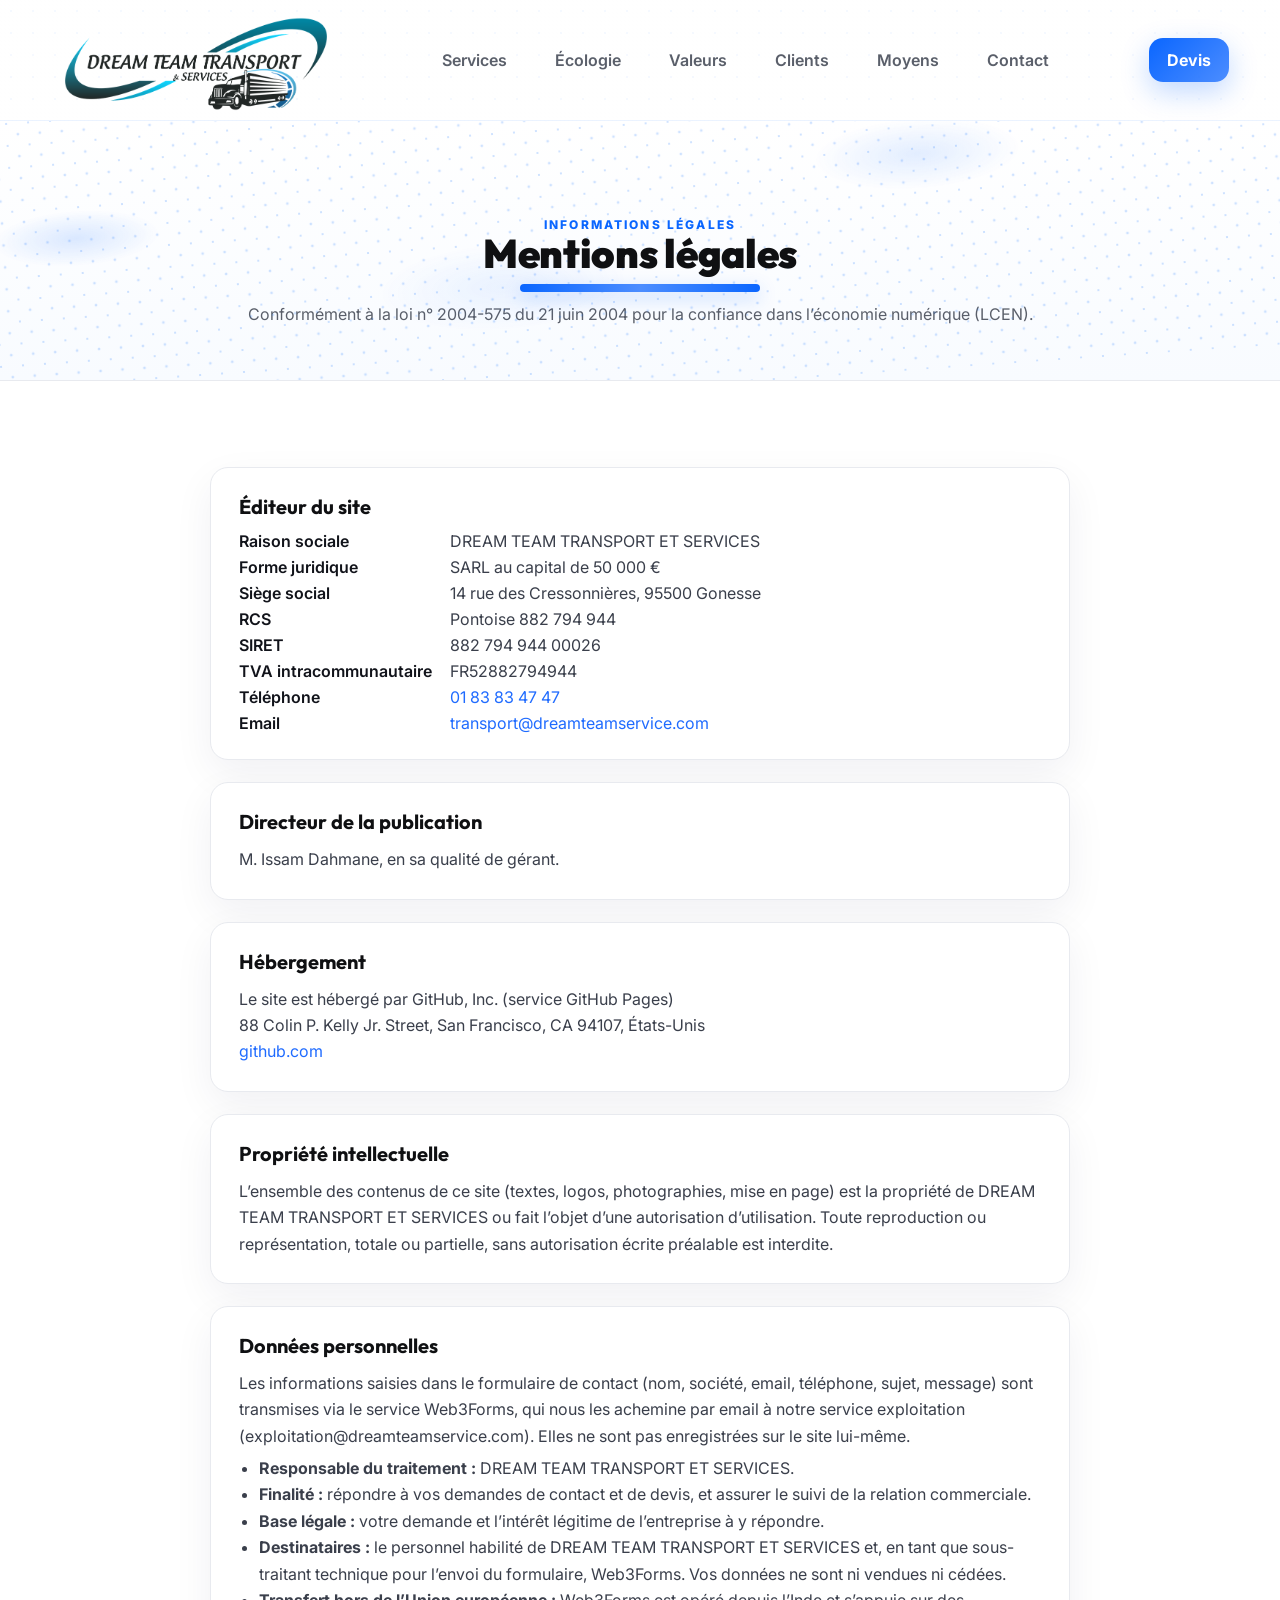
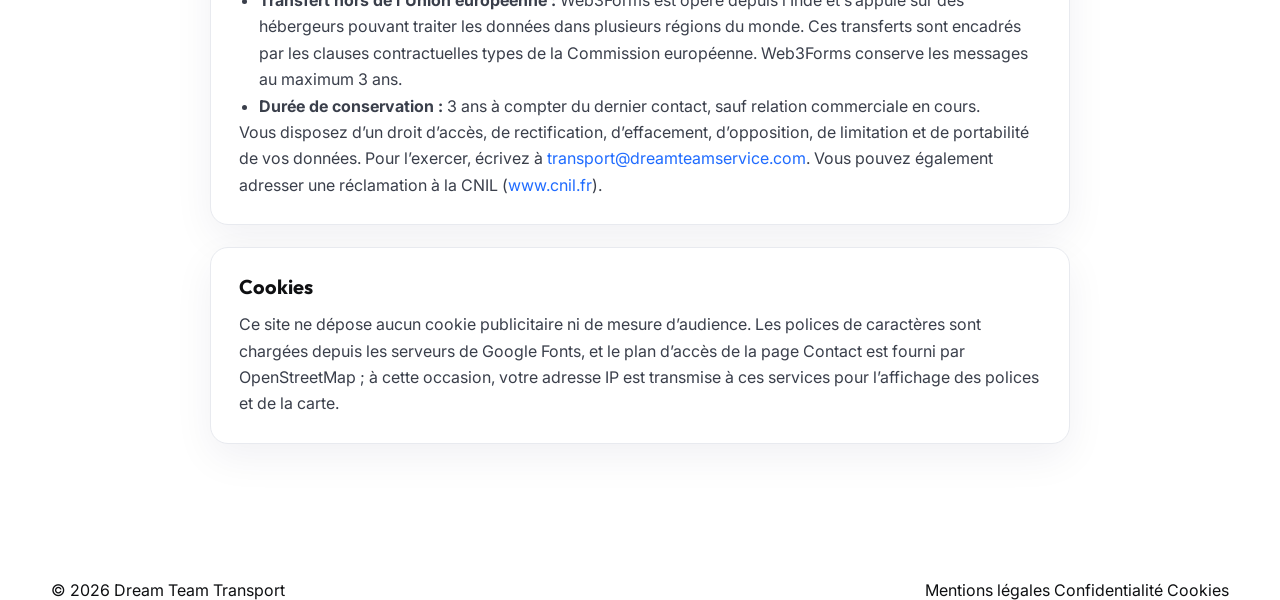
<file: mentions-legales.html>
<!DOCTYPE html>
<html lang="fr">
<head>
  <meta charset="utf-8" />
  <meta name="viewport" content="width=device-width, initial-scale=1" />
  <title>Dream Team Transport — Mentions légales</title>
  <meta name="robots" content="noindex" />

  <!-- Thème global -->
  <link rel="preconnect" href="https://fonts.googleapis.com">
  <link rel="preconnect" href="https://fonts.gstatic.com" crossorigin>
  <link href="https://fonts.googleapis.com/css2?family=Outfit:wght@400;500;600;700;800;900&family=Inter:wght@400;500;600&display=swap" rel="stylesheet">
  <link rel="stylesheet" href="assets/style.css" />
  <style>
    .legal { max-width: 860px; margin: 0 auto; display: grid; gap: 22px; padding: 10px 0 60px; }
    .legal .card { padding: 26px 28px; }
    .legal h2 { margin: 0 0 12px; font-size: 1.25rem; }
    .legal p, .legal li { line-height: 1.65; color: #3a3f4b; }
    .legal ul { margin: 6px 0 0; padding-left: 20px; }
    .legal a { color: #1f6bff; }
    .legal dl { display: grid; grid-template-columns: max-content 1fr; gap: 6px 18px; margin: 0; }
    .legal dt { font-weight: 600; color: #11131a; }
    .legal dd { margin: 0; color: #3a3f4b; }
    @media (max-width: 600px) { .legal dl { grid-template-columns: 1fr; } .legal dd { margin-bottom: 8px; } }
  </style>
  <!-- Référencement, icônes et aperçu de partage -->
  <meta name="description" content="Mentions légales, données personnelles et cookies du site Dream Team Transport." />
  <link rel="canonical" href="https://dreamteamservice.com/mentions-legales.html" />
  <link rel="icon" href="favicon.ico" sizes="any" />
  <link rel="icon" type="image/png" sizes="32x32" href="assets/favicon-32.png" />
  <link rel="apple-touch-icon" href="assets/apple-touch-icon.png" />
  <meta name="theme-color" content="#0b5f73" />
  <meta property="og:type" content="website" />
  <meta property="og:site_name" content="Dream Team Transport" />
  <meta property="og:locale" content="fr_FR" />
  <meta property="og:title" content="Dream Team Transport — Mentions légales" />
  <meta property="og:description" content="Mentions légales, données personnelles et cookies du site Dream Team Transport." />
  <meta property="og:url" content="https://dreamteamservice.com/mentions-legales.html" />
  <meta property="og:image" content="https://dreamteamservice.com/assets/og-image.jpg" />
  <meta property="og:image:width" content="1200" />
  <meta property="og:image:height" content="630" />
  <meta property="og:image:alt" content="Camion Dream Team Transport et logo de l’entreprise" />
  <meta name="twitter:card" content="summary_large_image" />
</head>
<body>
  <!-- NAV -->
  <nav class="nav">
    <div class="container inner">
      <a class="brand" href="index.html">
        <img class="logo-img" src="assets/logo.png" alt="Dream Team Transport">
      </a>

      <div class="menu" id="menu">
        <a href="services.html">Services</a>
        <a href="ecologie.html">Écologie</a>
        <a href="valeurs.html">Valeurs</a>
        <a href="clients.html">Clients</a>
        <a href="moyens.html">Moyens</a>
        <a href="contact.html">Contact</a>
      </div>

      <div class="nav-actions">
        <a class="btn devis" href="contact.html">Devis</a>
        <button class="burger" id="burger" aria-label="Ouvrir le menu">☰</button>
      </div>
    </div>
  </nav>

  <!-- EN-TÊTE UNIFIÉ -->
  <header class="unified-hero reveal">
    <div class="container">
      <span class="kicker">Informations légales</span>
      <h1 class="page-title">Mentions légales</h1>
      <p class="sub">Conformément à la loi n° 2004-575 du 21 juin 2004 pour la confiance dans l’économie numérique (LCEN).</p>
    </div>
  </header>

  <main class="page reveal">
    <section class="values-section">
      <div class="container legal">

        <div class="card">
          <h2>Éditeur du site</h2>
          <dl>
            <dt>Raison sociale</dt><dd>DREAM TEAM TRANSPORT ET SERVICES</dd>
            <dt>Forme juridique</dt><dd>SARL au capital de 50 000 €</dd>
            <dt>Siège social</dt><dd>14 rue des Cressonnières, 95500 Gonesse</dd>
            <dt>RCS</dt><dd>Pontoise 882 794 944</dd>
            <dt>SIRET</dt><dd>882 794 944 00026</dd>
            <dt>TVA intracommunautaire</dt><dd>FR52882794944</dd>
            <dt>Téléphone</dt><dd><a href="tel:+33183834747">01 83 83 47 47</a></dd>
            <dt>Email</dt><dd><a href="mailto:transport@dreamteamservice.com">transport@dreamteamservice.com</a></dd>
          </dl>
        </div>

        <div class="card">
          <h2>Directeur de la publication</h2>
          <p>M. Issam Dahmane, en sa qualité de gérant.</p>
        </div>

        <div class="card">
          <h2>Hébergement</h2>
          <p>Le site est hébergé par GitHub, Inc. (service GitHub Pages)<br>
          88 Colin P. Kelly Jr. Street, San Francisco, CA 94107, États-Unis<br>
          <a href="https://github.com" rel="noopener">github.com</a></p>
        </div>

        <div class="card">
          <h2>Propriété intellectuelle</h2>
          <p>L’ensemble des contenus de ce site (textes, logos, photographies, mise en page) est la propriété de DREAM TEAM TRANSPORT ET SERVICES ou fait l’objet d’une autorisation d’utilisation. Toute reproduction ou représentation, totale ou partielle, sans autorisation écrite préalable est interdite.</p>
        </div>

        <div class="card" id="donnees">
          <h2>Données personnelles</h2>
          <p>Les informations saisies dans le formulaire de contact (nom, société, email, téléphone, sujet, message) sont transmises via le service Web3Forms, qui nous les achemine par email à notre service exploitation (exploitation@dreamteamservice.com). Elles ne sont pas enregistrées sur le site lui-même.</p>
          <ul>
            <li><b>Responsable du traitement :</b> DREAM TEAM TRANSPORT ET SERVICES.</li>
            <li><b>Finalité :</b> répondre à vos demandes de contact et de devis, et assurer le suivi de la relation commerciale.</li>
            <li><b>Base légale :</b> votre demande et l’intérêt légitime de l’entreprise à y répondre.</li>
            <li><b>Destinataires :</b> le personnel habilité de DREAM TEAM TRANSPORT ET SERVICES et, en tant que sous-traitant technique pour l’envoi du formulaire, Web3Forms. Vos données ne sont ni vendues ni cédées.</li>
            <li><b>Transfert hors de l’Union européenne :</b> Web3Forms est opéré depuis l’Inde et s’appuie sur des hébergeurs pouvant traiter les données dans plusieurs régions du monde. Ces transferts sont encadrés par les clauses contractuelles types de la Commission européenne. Web3Forms conserve les messages au maximum 3 ans.</li>
            <li><b>Durée de conservation :</b> 3 ans à compter du dernier contact, sauf relation commerciale en cours.</li>
          </ul>
          <p>Vous disposez d’un droit d’accès, de rectification, d’effacement, d’opposition, de limitation et de portabilité de vos données. Pour l’exercer, écrivez à <a href="mailto:transport@dreamteamservice.com">transport@dreamteamservice.com</a>. Vous pouvez également adresser une réclamation à la CNIL (<a href="https://www.cnil.fr" rel="noopener">www.cnil.fr</a>).</p>
        </div>

        <div class="card" id="cookies">
          <h2>Cookies</h2>
          <p>Ce site ne dépose aucun cookie publicitaire ni de mesure d’audience. Les polices de caractères sont chargées depuis les serveurs de Google Fonts, et le plan d’accès de la page Contact est fourni par OpenStreetMap ; à cette occasion, votre adresse IP est transmise à ces services pour l’affichage des polices et de la carte.</p>
        </div>

      </div>
    </section>
  </main>

  <!-- FOOTER -->
  <footer class="footer">
    <div class="container row">
      <span>© <span id="year"></span> Dream Team Transport</span>
      <div class="links">
        <a href="mentions-legales.html">Mentions légales</a>
        <a href="mentions-legales.html#donnees">Confidentialité</a>
        <a href="mentions-legales.html#cookies">Cookies</a>
      </div>
    </div>
  </footer>

  <!-- JS global -->
  <script src="assets/app.js"></script>
  <script>document.getElementById('year').textContent = new Date().getFullYear();</script>
</body>
</html>
</file>
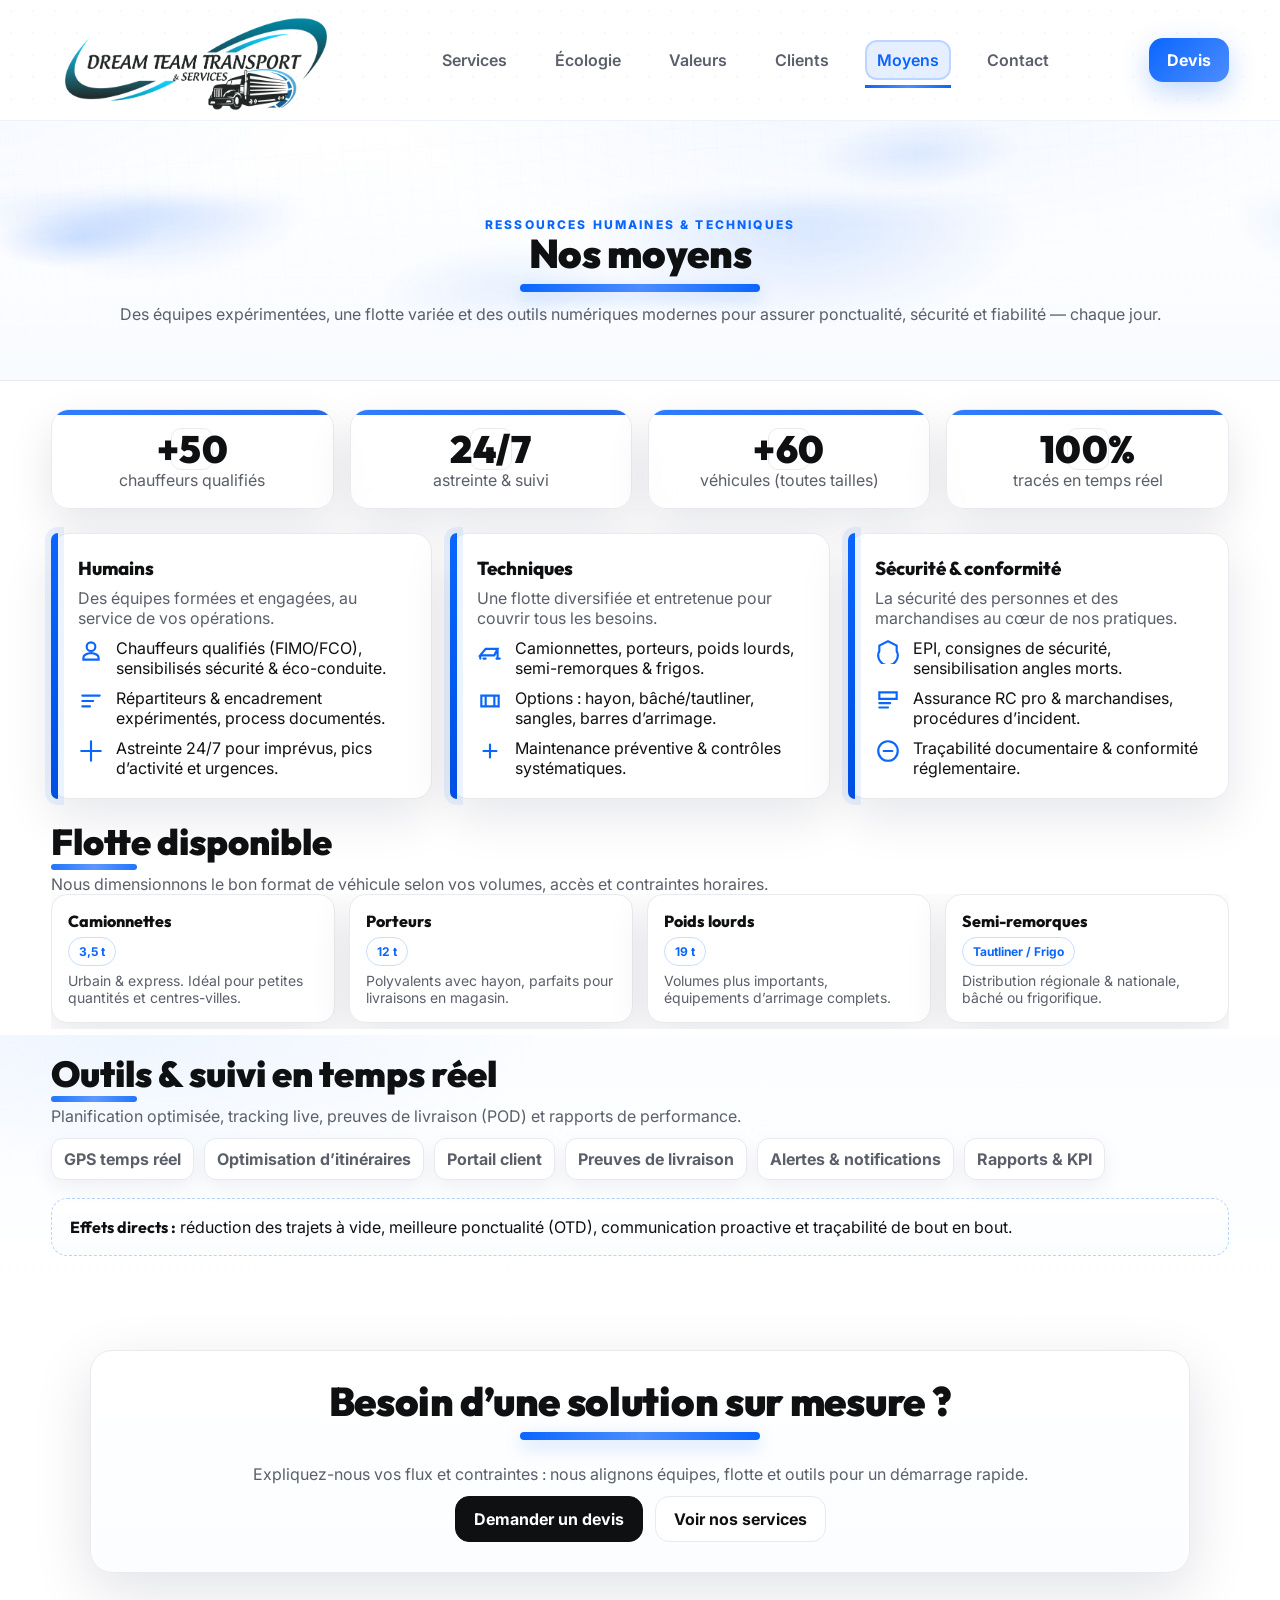
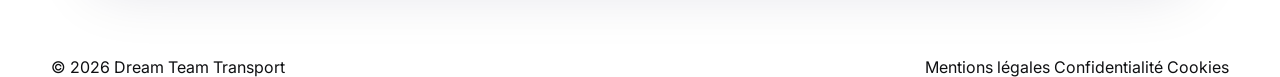
<file: moyens.html>
<!DOCTYPE html>
<html lang="fr">
<head>
  <meta charset="utf-8" />
  <meta name="viewport" content="width=device-width, initial-scale=1" />
  <title>Dream Team Transport — Nos moyens</title>

  <!-- Fonts + stylesheet global -->
  <link rel="preconnect" href="https://fonts.googleapis.com">
  <link rel="preconnect" href="https://fonts.gstatic.com" crossorigin>
  <link href="https://fonts.googleapis.com/css2?family=Outfit:wght@400;500;600;700;800;900&family=Inter:wght@400;500;600&display=swap" rel="stylesheet">
  <link rel="stylesheet" href="assets/style.css" />

  <!-- Styles spécifiques (esthétique ++ ) -->
  <style>
    :root{
      --glass:bg(255 255 255 / .6);
      --blur:12px;
      --ring:rgba(10,102,255,.28);
      --blue-1:#0a66ff;
      --blue-2:#004fe3;
      --bg-grad: radial-gradient(900px 400px at 70% -120px, rgba(10,102,255,.08), transparent 65%),
                 radial-gradient(800px 360px at -10% -80px, rgba(10,102,255,.06), transparent 60%),
                 linear-gradient(180deg,#ffffff 0%, #f8fbff 100%);
    }

    /* ===== HERO amélioré (ruban + motif) ===== */
    .moyens-hero{
      position:relative;
      background:var(--bg-grad);
      overflow:hidden;
      isolation:isolate;
    }
    .moyens-hero .ribbon{
      position:absolute; inset:auto -15% -1px -15%;
      height:180px; pointer-events:none;
      background:
        radial-gradient(280px 120px at 20% 0%, rgba(10,102,255,.28), transparent 60%),
        radial-gradient(360px 160px at 60% 15%, rgba(10,102,255,.18), transparent 62%),
        radial-gradient(260px 120px at 95% 5%, rgba(10,102,255,.22), transparent 60%);
      filter:blur(10px);
      opacity:.8;
    }
    .moyens-hero::before{
      /* petit motif discret */
      content:""; position:absolute; inset:0; pointer-events:none; opacity:.5;
      background-image:
        linear-gradient(90deg, rgba(10,102,255,.05) 1px, transparent 1px),
        linear-gradient(0deg,  rgba(10,102,255,.05) 1px, transparent 1px);
      background-size:22px 22px;
      mask-image:linear-gradient(180deg, rgba(0,0,0,.6), rgba(0,0,0,.2) 45%, transparent 80%);
    }

    /* ===== KPI glass ===== */
    .snap{padding:28px 0 6px}
    .snap .grid{display:grid;gap:16px;grid-template-columns:repeat(12,1fr);width:min(1200px,92%);margin:0 auto}
    .k{
      grid-column:span 3; border:1px solid var(--line); border-radius:18px;
      background:linear-gradient(180deg, rgba(255,255,255,.7), rgba(255,255,255,.45));
      -webkit-backdrop-filter:blur(var(--blur)); backdrop-filter:blur(var(--blur));
      padding:18px; text-align:center; position:relative; overflow:hidden;
      box-shadow:0 16px 44px rgba(10,20,60,.10);
    }
    .k::after{
      content:""; position:absolute; inset:-1px -1px auto -1px; height:6px; border-radius:18px 18px 0 0;
      background:linear-gradient(90deg, var(--blue-1), var(--blue-2));
      opacity:.85;
    }
    .num{font-family:Outfit;font-weight:900;font-size:38px;letter-spacing:.5px}
    .lab{color:var(--muted)}

    /* ===== Blocs moyens (bord gauche coloré + icônes) ===== */
    .blocks{padding:18px 0 10px}
    .blocks .grid{display:grid;gap:18px;grid-template-columns:repeat(12,1fr);width:min(1200px,92%);margin:0 auto}
    .blk{
      grid-column:span 4; position:relative; padding:22px 22px 20px 26px;
      background:#fff; border:1px solid var(--line); border-radius:18px;
      box-shadow:0 18px 50px rgba(10,20,60,.10);
      transition:transform .2s ease, box-shadow .2s ease;
    }
    .blk::before{
      content:""; position:absolute; inset:-1px auto -1px -1px; width:7px; border-radius:18px 0 0 18px;
      background:linear-gradient(180deg, var(--blue-1), var(--blue-2));
      box-shadow:0 0 0 6px rgba(10,102,255,.08);
    }
    .blk:hover{transform:translateY(-4px); box-shadow:0 26px 64px rgba(10,20,60,.14)}
    .blk h3{font-family:Outfit;font-weight:800;margin-bottom:8px}
    .blk p{color:var(--muted)}
    .blk ul{display:grid;gap:10px;margin-top:10px}
    .blk li{list-style:none;display:flex;gap:12px;align-items:flex-start}
    .ico{width:26px;height:26px;flex:0 0 26px;color:var(--blue-1)}

    /* ===== Flotte en carrousel doux (scroll-snap) ===== */
    .fleet{padding:10px 0 6px}
    .fleet .wrap{width:min(1200px,92%);margin:0 auto}
    .rail{
      display:grid; grid-auto-flow:column; grid-auto-columns: minmax(240px, 1fr);
      gap:14px; overflow-x:auto; padding-bottom:6px; scroll-snap-type:x mandatory;
    }
    .veh{
      scroll-snap-align:center; background:#fff;border:1px solid var(--line);border-radius:16px;
      padding:16px; box-shadow:0 14px 40px rgba(10,20,60,.10);
      transition:transform .2s ease, box-shadow .2s ease;
    }
    .veh:hover{transform:translateY(-3px); box-shadow:0 20px 58px rgba(10,20,60,.13)}
    .veh h4{font-family:Outfit;font-weight:800}
    .veh .tag{display:inline-block;margin-top:6px;padding:6px 10px;border-radius:999px;border:1px solid rgba(10,102,255,.22);color:#0a66ff;font-weight:700;font-size:12px}
    .veh p{margin-top:6px;color:var(--muted);font-size:14px}

    /* ===== Stack numérique + bande valorisation ===== */
    .stack-zone{padding:16px 0 70px;background:
      radial-gradient(700px 260px at 10% 0%, rgba(10,102,255,.05), transparent 60%),
      linear-gradient(180deg,#fbfdff,#ffffff)}
    .stack-zone .wrap{width:min(1200px,92%);margin:0 auto}
    .chips{display:flex;flex-wrap:wrap;gap:10px;margin-top:12px}
    .chip{border:1px solid var(--line);background:#fff;border-radius:12px;padding:10px 12px;font-weight:700;box-shadow:0 8px 22px rgba(10,20,60,.06)}
    .band{margin-top:18px;padding:18px 18px;border:1px dashed var(--ring);border-radius:16px;background:linear-gradient(180deg,#ffffff,#fbfdff)}
    .band b{font-family:Outfit}

    /* ===== CTA ===== */
    .cta{padding:24px 0 84px}
    .cta .box{width:min(1100px,92%);margin:0 auto;border:1px solid var(--line);border-radius:22px;padding:30px;background:linear-gradient(180deg,#ffffff, #fbfdff);box-shadow:0 18px 60px rgba(10,20,60,.12);display:grid;gap:12px;justify-items:center;text-align:center}

    /* ===== Responsive ===== */
    @media (max-width:1200px){
      .k, .blk{grid-column:span 6}
    }
    @media (max-width:720px){
      .k, .blk{grid-column:1/-1}
    }
  </style>
  <!-- Référencement, icônes et aperçu de partage -->
  <meta name="description" content="Chauffeurs qualifiés FIMO/FCO, camionnettes, porteurs, poids lourds et semi-remorques, suivi en temps réel : les moyens humains et techniques de Dream Team Transport." />
  <link rel="canonical" href="https://dreamteamservice.com/moyens.html" />
  <link rel="icon" href="favicon.ico" sizes="any" />
  <link rel="icon" type="image/png" sizes="32x32" href="assets/favicon-32.png" />
  <link rel="apple-touch-icon" href="assets/apple-touch-icon.png" />
  <meta name="theme-color" content="#0b5f73" />
  <meta property="og:type" content="website" />
  <meta property="og:site_name" content="Dream Team Transport" />
  <meta property="og:locale" content="fr_FR" />
  <meta property="og:title" content="Dream Team Transport — Nos moyens" />
  <meta property="og:description" content="Chauffeurs qualifiés FIMO/FCO, camionnettes, porteurs, poids lourds et semi-remorques, suivi en temps réel : les moyens humains et techniques de Dream Team Transport." />
  <meta property="og:url" content="https://dreamteamservice.com/moyens.html" />
  <meta property="og:image" content="https://dreamteamservice.com/assets/og-image.jpg" />
  <meta property="og:image:width" content="1200" />
  <meta property="og:image:height" content="630" />
  <meta property="og:image:alt" content="Camion Dream Team Transport et logo de l’entreprise" />
  <meta name="twitter:card" content="summary_large_image" />
</head>
<body>
  <!-- NAV -->
  <nav class="nav">
    <div class="container inner">
      <a class="brand" href="index.html">
  <img class="logo-img" src="assets/logo.png" alt="Dream Team Transport">
</a>

      <div class="menu" id="menu">
        <a href="services.html">Services</a>
        <a href="ecologie.html">Écologie</a>
        <a href="valeurs.html">Valeurs</a>
        <a href="clients.html">Clients</a>
        <a class="active" href="moyens.html">Moyens</a>
        <a href="contact.html">Contact</a>
      </div>
      <div class="nav-actions">
        <a class="btn devis" href="contact.html">Devis</a>
        <button class="burger" id="burger">☰</button>
      </div>
    </div>
  </nav>

  <!-- HERO unifié & esthétique -->
  <header class="unified-hero moyens-hero reveal">
    <div class="container">
      <span class="kicker">Ressources humaines & techniques</span>
      <h1 class="page-title">Nos moyens</h1>
      <p class="sub">Des équipes expérimentées, une flotte variée et des outils numériques modernes pour assurer ponctualité, sécurité et fiabilité — chaque jour.</p>
    </div>
    <div class="ribbon" aria-hidden="true"></div>
  </header>

  <!-- KPIs (glass) -->
  <section class="snap reveal">
    <div class="grid">
      <div class="k"><div class="num" data-count="50">+50</div><div class="lab">chauffeurs qualifiés</div></div>
      <div class="k"><div class="num" data-count="24">24/7</div><div class="lab">astreinte & suivi</div></div>
      <div class="k"><div class="num" data-count="60">60+</div><div class="lab">véhicules (toutes tailles)</div></div>
      <div class="k"><div class="num" data-count="100">100%</div><div class="lab">tracés en temps réel</div></div>
    </div>
  </section>

  <!-- Blocs moyens -->
  <section class="blocks reveal">
    <div class="grid">
      <article class="blk">
        <h3>Humains</h3>
        <p>Des équipes formées et engagées, au service de vos opérations.</p>
        <ul>
          <li>
            <svg class="ico" viewBox="0 0 24 24" fill="none"><path d="M12 12a4 4 0 1 0-4-4 4 4 0 0 0 4 4Zm0 2c-4 0-7 2-7 4v2h14v-2c0-2-3-4-7-4Z" stroke="currentColor" stroke-width="2"/></svg>
            Chauffeurs qualifiés (FIMO/FCO), sensibilisés sécurité & éco-conduite.
          </li>
          <li>
            <svg class="ico" viewBox="0 0 24 24" fill="none"><path d="M4 7h16M4 12h10M4 17h7" stroke="currentColor" stroke-width="2" stroke-linecap="round"/></svg>
            Répartiteurs & encadrement expérimentés, process documentés.
          </li>
          <li>
            <svg class="ico" viewBox="0 0 24 24" fill="none"><path d="M3 12h18M12 3v18" stroke="currentColor" stroke-width="2" stroke-linecap="round"/></svg>
            Astreinte 24/7 pour imprévus, pics d’activité et urgences.
          </li>
        </ul>
      </article>

      <article class="blk">
        <h3>Techniques</h3>
        <p>Une flotte diversifiée et entretenue pour couvrir tous les besoins.</p>
        <ul>
          <li>
            <svg class="ico" viewBox="0 0 24 24" fill="none"><path d="M3 16h13l3-6H8l-5 6Zm0 0v3m16-9v9m0 0h2M6 19h2m10 0h2" stroke="currentColor" stroke-width="2" stroke-linecap="round"/></svg>
            Camionnettes, porteurs, poids lourds, semi-remorques & frigos.
          </li>
          <li>
            <svg class="ico" viewBox="0 0 24 24" fill="none"><path d="M4 7h16v10H4z" stroke="currentColor" stroke-width="2"/><path d="M8 7v10M16 7v10" stroke="currentColor" stroke-width="2"/></svg>
            Options : hayon, bâché/tautliner, sangles, barres d’arrimage.
          </li>
          <li>
            <svg class="ico" viewBox="0 0 24 24" fill="none"><path d="M12 6v12M6 12h12" stroke="currentColor" stroke-width="2" stroke-linecap="round"/></svg>
            Maintenance préventive & contrôles systématiques.
          </li>
        </ul>
      </article>

      <article class="blk">
        <h3>Sécurité & conformité</h3>
        <p>La sécurité des personnes et des marchandises au cœur de nos pratiques.</p>
        <ul>
          <li>
            <svg class="ico" viewBox="0 0 24 24" fill="none"><path d="M12 3l8 4v5a9 9 0 1 1-16 0V7l8-4Z" stroke="currentColor" stroke-width="2"/></svg>
            EPI, consignes de sécurité, sensibilisation angles morts.
          </li>
          <li>
            <svg class="ico" viewBox="0 0 24 24" fill="none"><path d="M4 4h16v6H4z" stroke="currentColor" stroke-width="2"/><path d="M4 14h10M4 18h8" stroke="currentColor" stroke-width="2" stroke-linecap="round"/></svg>
            Assurance RC pro & marchandises, procédures d’incident.
          </li>
          <li>
            <svg class="ico" viewBox="0 0 24 24" fill="none"><circle cx="12" cy="12" r="9" stroke="currentColor" stroke-width="2"/><path d="M8 12h8" stroke="currentColor" stroke-width="2" stroke-linecap="round"/></svg>
            Traçabilité documentaire & conformité réglementaire.
          </li>
        </ul>
      </article>
    </div>
  </section>

  <!-- Flotte en carrousel -->
  <section class="fleet reveal">
    <div class="wrap">
      <h2 class="section-title">Flotte disponible</h2>
      <p class="sub">Nous dimensionnons le bon format de véhicule selon vos volumes, accès et contraintes horaires.</p>
      <div class="rail">
        <article class="veh"><h4>Camionnettes</h4><span class="tag">3,5 t</span><p>Urbain & express. Idéal pour petites quantités et centres-villes.</p></article>
        <article class="veh"><h4>Porteurs</h4><span class="tag">12 t</span><p>Polyvalents avec hayon, parfaits pour livraisons en magasin.</p></article>
        <article class="veh"><h4>Poids lourds</h4><span class="tag">19 t</span><p>Volumes plus importants, équipements d’arrimage complets.</p></article>
        <article class="veh"><h4>Semi-remorques</h4><span class="tag">Tautliner / Frigo</span><p>Distribution régionale & nationale, bâché ou frigorifique.</p></article>
      </div>
    </div>
  </section>

  <!-- Stack numérique -->
  <section class="stack-zone reveal">
    <div class="wrap">
      <h2 class="section-title">Outils & suivi en temps réel</h2>
      <p class="sub">Planification optimisée, tracking live, preuves de livraison (POD) et rapports de performance.</p>

      <div class="chips">
        <span class="chip">GPS temps réel</span>
        <span class="chip">Optimisation d’itinéraires</span>
        <span class="chip">Portail client</span>
        <span class="chip">Preuves de livraison</span>
        <span class="chip">Alertes & notifications</span>
        <span class="chip">Rapports & KPI</span>
      </div>

      <div class="band">
        <b>Effets directs :</b> réduction des trajets à vide, meilleure ponctualité (OTD), communication proactive et traçabilité de bout en bout.
      </div>
    </div>
  </section>

  <!-- CTA -->
  <section class="cta reveal">
    <div class="box">
      <h2 class="page-title">Besoin d’une solution sur mesure&nbsp;?</h2>
      <p class="sub">Expliquez-nous vos flux et contraintes : nous alignons équipes, flotte et outils pour un démarrage rapide.</p>
      <div>
        <a class="btn primary" href="contact.html">Demander un devis</a>
        <a class="btn outline" href="services.html" style="margin-left:8px">Voir nos services</a>
      </div>
    </div>
  </section>

  <!-- FOOTER -->
  <footer class="footer">
    <div class="container row">
      <span>© <span id="year"></span> Dream Team Transport</span><div class="links"><a href="mentions-legales.html">Mentions légales</a> <a href="mentions-legales.html#donnees">Confidentialité</a> <a href="mentions-legales.html#cookies">Cookies</a></div>
    </div>
  </footer>

  <script>
    // année + burger
    document.getElementById('year').textContent = new Date().getFullYear();
    document.getElementById('burger').addEventListener('click', () => {
      document.getElementById('menu').classList.toggle('open');
    });

    // (optionnel) petite animation de compteur sur desktop
    const nums = document.querySelectorAll('.num[data-count]');
    const obs = new IntersectionObserver(es=>{
      es.forEach(e=>{
        if(!e.isIntersecting) return;
        const el = e.target; const target = parseInt(el.dataset.count,10);
        let cur = 0; const step = Math.max(1, Math.round(target/40));
        const t = setInterval(()=>{
          cur += step; if(cur >= target){cur = target; clearInterval(t);}
          el.textContent = (el.dataset.count==='24'?'24/7': (el.dataset.count==='100'?cur+'%':'+'+cur));
        },22);
        obs.unobserve(el);
      });
    },{threshold:.6});
    nums.forEach(n=>obs.observe(n));
  </script>
</body>
</html>
</file>
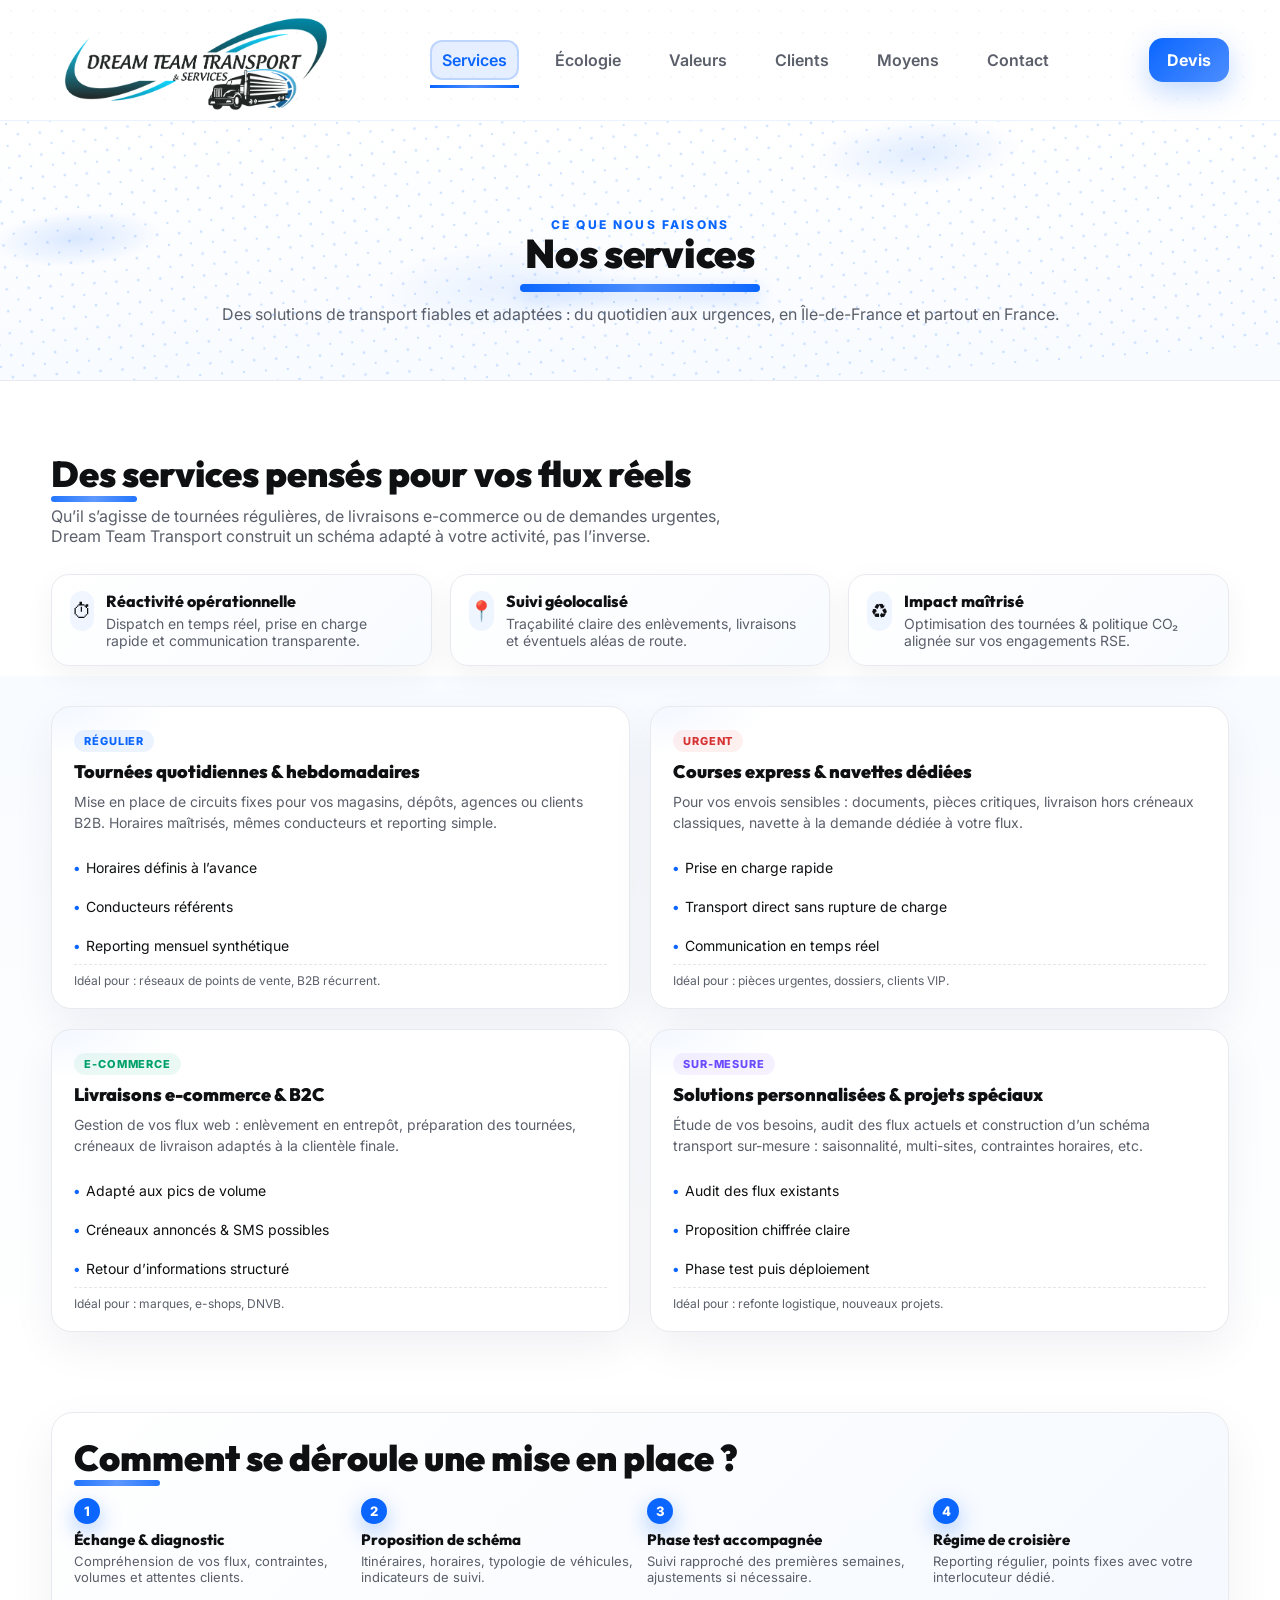
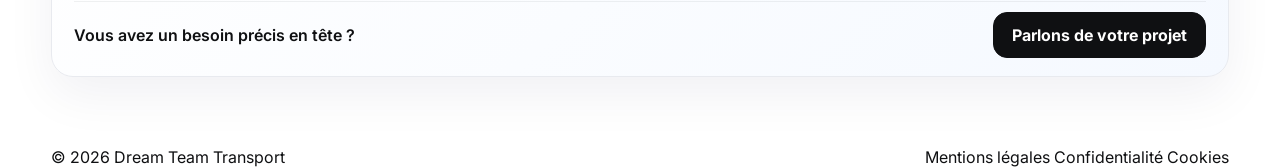
<file: services.html>
<!DOCTYPE html>
<html lang="fr">
<head>
  <meta charset="utf-8" />
  <meta name="viewport" content="width=device-width, initial-scale=1" />
  <title>Dream Team Transport — Services</title>
  <link rel="preconnect" href="https://fonts.googleapis.com">
  <link rel="preconnect" href="https://fonts.gstatic.com" crossorigin>
  <link href="https://fonts.googleapis.com/css2?family=Outfit:wght@400;500;600;700;800;900&family=Inter:wght@400;500;600&display=swap" rel="stylesheet">
  <link rel="stylesheet" href="assets/style.css" />
  <style>
    /* Spécifique services : cartes */
    .service-list{display:grid;gap:22px;margin-top:26px}
    .service-v{
      display:grid;grid-template-columns:auto 1fr;gap:18px;align-items:start;
      border:1px solid var(--line);border-left:6px solid var(--blue);border-radius:16px;
      padding:18px;background:#fff;box-shadow:0 14px 38px rgba(10,20,60,.10);
      transition:transform .18s ease, box-shadow .18s ease, border-color .18s ease;
    }
    .service-v:hover{transform:translateY(-6px);box-shadow:0 26px 70px rgba(10,20,60,.16);border-color:#004fe3}
    .badge-num{width:52px;height:52px;border-radius:14px;display:grid;place-items:center;font-weight:900;border:1px solid var(--line);background:#fff;color:#0d1b2a;box-shadow:inset 0 0 0 4px rgba(10,102,255,.12)}
    .service-v h3{font-family:Outfit,Inter,sans-serif;font-size:22px;margin:2px 0 6px}
    .service-v p{color:var(--muted)}
    @media (max-width:980px){.service-v{grid-template-columns:1fr}.badge-num{width:46px;height:46px}}
  </style>
  <!-- Référencement, icônes et aperçu de partage -->
  <meta name="description" content="Tournées régulières, courses urgentes, livraisons e-commerce et solutions sur mesure : les services de transport de Dream Team Transport en Île-de-France et partout en France." />
  <link rel="canonical" href="https://dreamteamservice.com/services.html" />
  <link rel="icon" href="favicon.ico" sizes="any" />
  <link rel="icon" type="image/png" sizes="32x32" href="assets/favicon-32.png" />
  <link rel="apple-touch-icon" href="assets/apple-touch-icon.png" />
  <meta name="theme-color" content="#0b5f73" />
  <meta property="og:type" content="website" />
  <meta property="og:site_name" content="Dream Team Transport" />
  <meta property="og:locale" content="fr_FR" />
  <meta property="og:title" content="Dream Team Transport — Services" />
  <meta property="og:description" content="Tournées régulières, courses urgentes, livraisons e-commerce et solutions sur mesure : les services de transport de Dream Team Transport en Île-de-France et partout en France." />
  <meta property="og:url" content="https://dreamteamservice.com/services.html" />
  <meta property="og:image" content="https://dreamteamservice.com/assets/og-image.jpg" />
  <meta property="og:image:width" content="1200" />
  <meta property="og:image:height" content="630" />
  <meta property="og:image:alt" content="Camion Dream Team Transport et logo de l’entreprise" />
  <meta name="twitter:card" content="summary_large_image" />
</head>
<body>
  <nav class="nav">
    <div class="container inner">
      <a class="brand" href="index.html">
  <img class="logo-img" src="assets/logo.png" alt="Dream Team Transport">
</a>

      <div class="menu" id="menu">
        <a class="active" href="services.html">Services</a>
        <a href="ecologie.html">Écologie</a>
        <a href="valeurs.html">Valeurs</a>
        <a href="clients.html">Clients</a>
        <a href="moyens.html">Moyens</a>
        <a href="contact.html">Contact</a>
      </div>
      <div class="nav-actions">
        <a class="btn devis" href="contact.html">Devis</a>
        <button class="burger" id="burger" aria-label="Ouvrir le menu">☰</button>
      </div>
    </div>
  </nav>

  <!-- EN-TÊTE UNIFIÉ -->
  <header class="unified-hero reveal">
    <div class="container">
      <span class="kicker">Ce que nous faisons</span>
      <h1 class="page-title">Nos services</h1>
      <p class="sub">Des solutions de transport fiables et adaptées : du quotidien aux urgences, en Île-de-France et partout en France.</p>
    </div>
  </header>

 <main class="page reveal">
  <section class="services-intro">
    <div class="container">
      <h2 class="section-title">Des services pensés pour vos flux réels</h2>
      <p class="sub">
        Qu’il s’agisse de tournées régulières, de livraisons e-commerce ou de demandes urgentes,
        Dream Team Transport construit un schéma adapté à votre activité, pas l’inverse.
      </p>

      <div class="services-highlights">
        <div class="highlight">
          <span class="hl-icon">⏱</span>
          <div>
            <h3>Réactivité opérationnelle</h3>
            <p>Dispatch en temps réel, prise en charge rapide et communication transparente.</p>
          </div>
        </div>
        <div class="highlight">
          <span class="hl-icon">📍</span>
          <div>
            <h3>Suivi géolocalisé</h3>
            <p>Traçabilité claire des enlèvements, livraisons et éventuels aléas de route.</p>
          </div>
        </div>
        <div class="highlight">
          <span class="hl-icon">♻️</span>
          <div>
            <h3>Impact maîtrisé</h3>
            <p>Optimisation des tournées & politique CO₂ alignée sur vos engagements RSE.</p>
          </div>
        </div>
      </div>
    </div>
  </section>

  <!-- Grille des services -->
  <section class="services-grid-section">
    <div class="container">
      <div class="services-grid">
        <!-- Carte 1 -->
        <article class="service-card">
          <div class="service-tag">Régulier</div>
          <h3>Tournées quotidiennes & hebdomadaires</h3>
          <p>
            Mise en place de circuits fixes pour vos magasins, dépôts, agences ou clients B2B.
            Horaires maîtrisés, mêmes conducteurs et reporting simple.
          </p>
          <ul class="service-list">
            <li>Horaires définis à l’avance</li>
            <li>Conducteurs référents</li>
            <li>Reporting mensuel synthétique</li>
          </ul>
          <div class="service-meta">
            <span>Idéal pour&nbsp;: réseaux de points de vente, B2B récurrent.</span>
          </div>
        </article>

        <!-- Carte 2 -->
        <article class="service-card">
          <div class="service-tag urgent">Urgent</div>
          <h3>Courses express & navettes dédiées</h3>
          <p>
            Pour vos envois sensibles : documents, pièces critiques, livraison hors créneaux classiques,
            navette à la demande dédiée à votre flux.
          </p>
          <ul class="service-list">
            <li>Prise en charge rapide</li>
            <li>Transport direct sans rupture de charge</li>
            <li>Communication en temps réel</li>
          </ul>
          <div class="service-meta">
            <span>Idéal pour&nbsp;: pièces urgentes, dossiers, clients VIP.</span>
          </div>
        </article>

        <!-- Carte 3 -->
        <article class="service-card">
          <div class="service-tag digital">E-commerce</div>
          <h3>Livraisons e-commerce & B2C</h3>
          <p>
            Gestion de vos flux web : enlèvement en entrepôt, préparation des tournées,
            créneaux de livraison adaptés à la clientèle finale.
          </p>
          <ul class="service-list">
            <li>Adapté aux pics de volume</li>
            <li>Créneaux annoncés & SMS possibles</li>
            <li>Retour d’informations structuré</li>
          </ul>
          <div class="service-meta">
            <span>Idéal pour&nbsp;: marques, e-shops, DNVB.</span>
          </div>
        </article>

        <!-- Carte 4 -->
        <article class="service-card">
          <div class="service-tag custom">Sur-mesure</div>
          <h3>Solutions personnalisées & projets spéciaux</h3>
          <p>
            Étude de vos besoins, audit des flux actuels et construction d’un schéma
            transport sur-mesure : saisonnalité, multi-sites, contraintes horaires, etc.
          </p>
          <ul class="service-list">
            <li>Audit des flux existants</li>
            <li>Proposition chiffrée claire</li>
            <li>Phase test puis déploiement</li>
          </ul>
          <div class="service-meta">
            <span>Idéal pour&nbsp;: refonte logistique, nouveaux projets.</span>
          </div>
        </article>
      </div>
    </div>
  </section>

  <!-- Bandeau "comment ça se passe ?" -->
  <section class="services-flow">
    <div class="container">
      <div class="flow-card">
        <h2 class="section-title">Comment se déroule une mise en place&nbsp;?</h2>
        <div class="flow-steps">
          <div class="flow-step">
            <span class="step-badge">1</span>
            <h3>Échange & diagnostic</h3>
            <p>Compréhension de vos flux, contraintes, volumes et attentes clients.</p>
          </div>
          <div class="flow-step">
            <span class="step-badge">2</span>
            <h3>Proposition de schéma</h3>
            <p>Itinéraires, horaires, typologie de véhicules, indicateurs de suivi.</p>
          </div>
          <div class="flow-step">
            <span class="step-badge">3</span>
            <h3>Phase test accompagnée</h3>
            <p>Suivi rapproché des premières semaines, ajustements si nécessaire.</p>
          </div>
          <div class="flow-step">
            <span class="step-badge">4</span>
            <h3>Régime de croisière</h3>
            <p>Reporting régulier, points fixes avec votre interlocuteur dédié.</p>
          </div>
        </div>

        <div class="flow-cta">
          <p>Vous avez un besoin précis en tête&nbsp;?</p>
          <a href="contact.html" class="btn primary">Parlons de votre projet</a>
        </div>
      </div>
    </div>
  </section>
</main>


  <footer class="footer"><div class="container row"><span>© <span id="year"></span> Dream Team Transport</span><div class="links"><a href="mentions-legales.html">Mentions légales</a> <a href="mentions-legales.html#donnees">Confidentialité</a> <a href="mentions-legales.html#cookies">Cookies</a></div></div></footer>
  <script src="assets/app.js"></script>
  <script>
    document.getElementById('year').textContent = new Date().getFullYear();
    document.getElementById('burger').addEventListener('click',()=>document.getElementById('menu').classList.toggle('open'));
  </script>
</body>
</html>
</file>
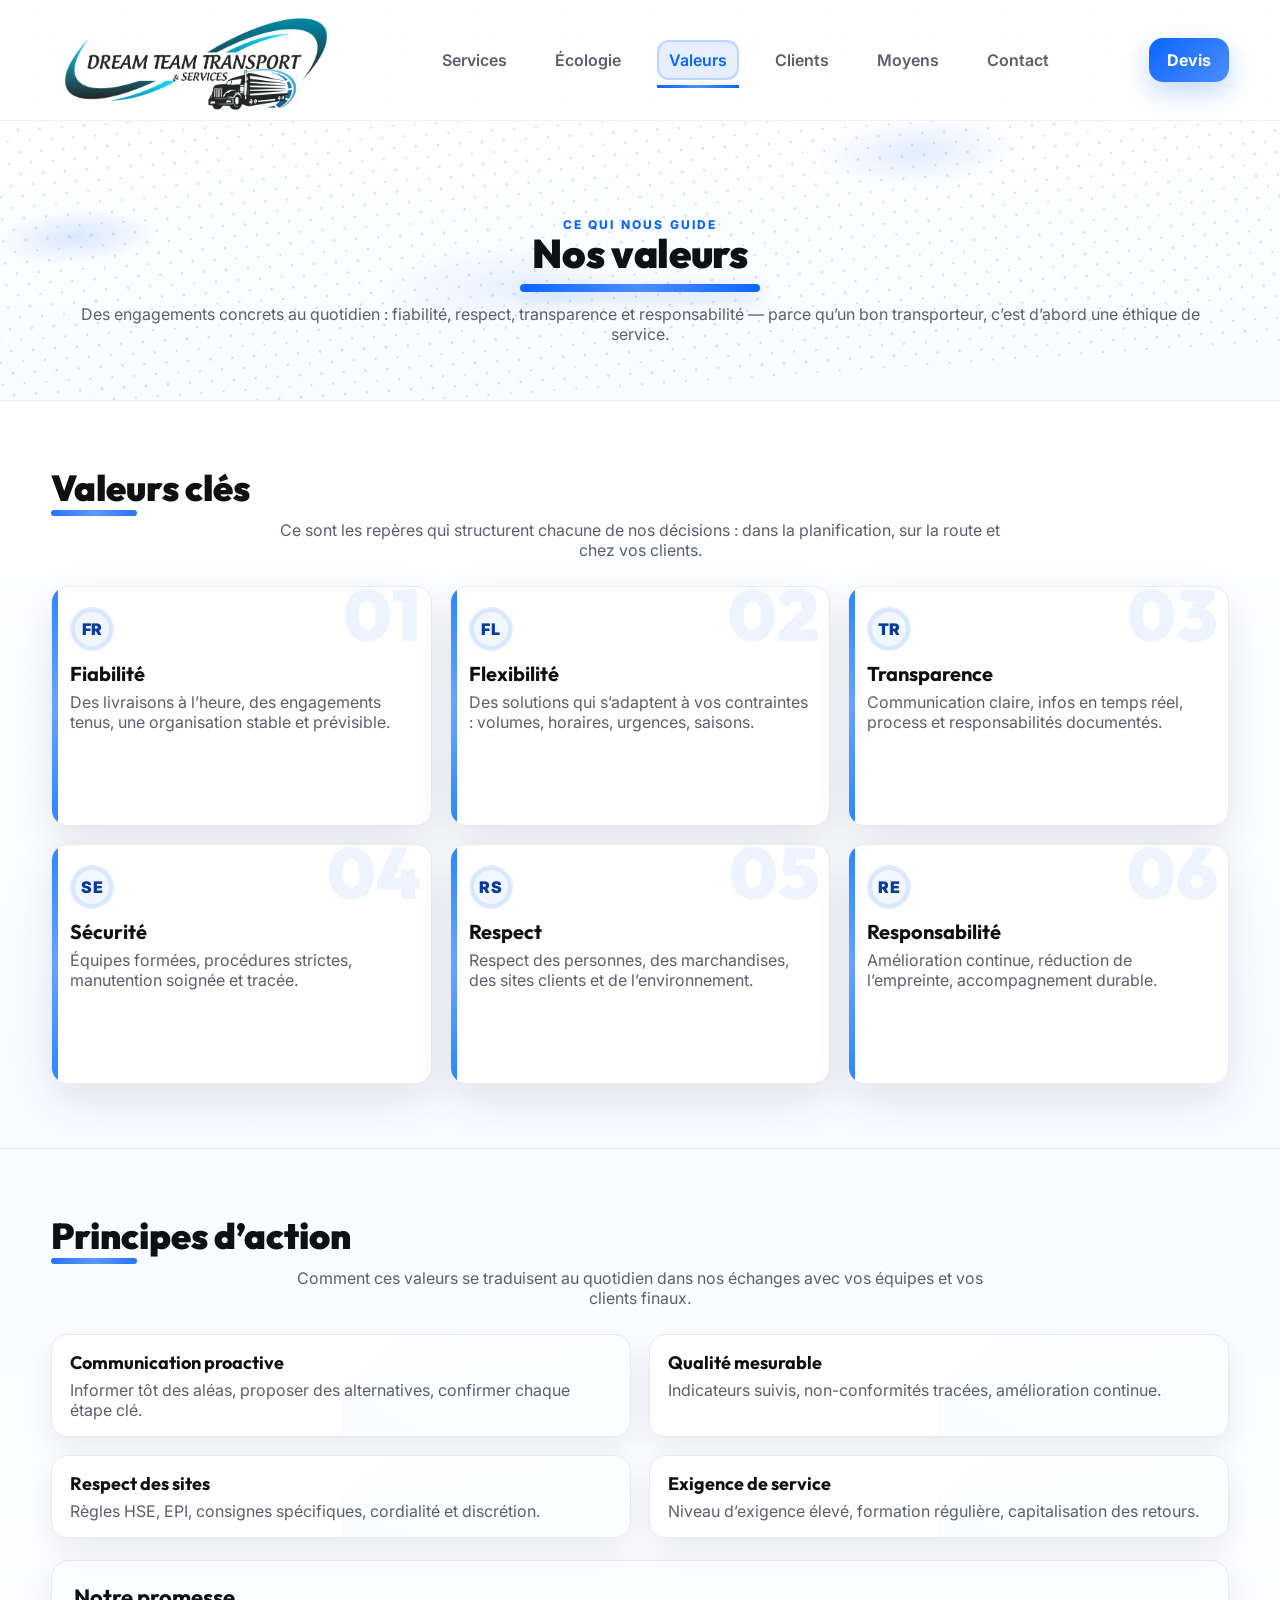
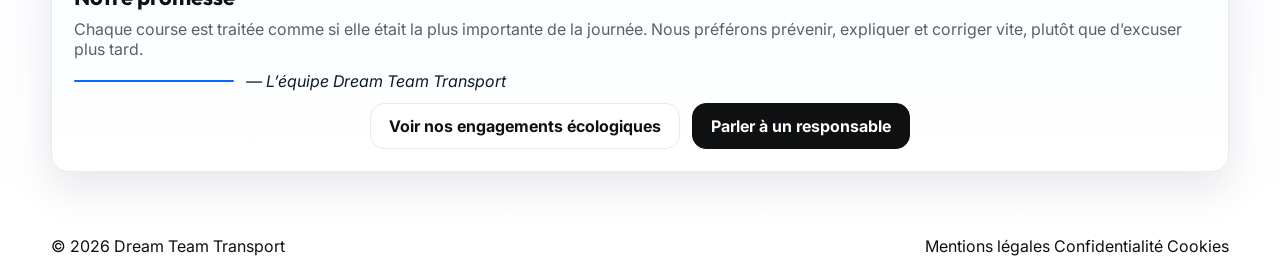
<file: valeurs.html>
<!DOCTYPE html>
<html lang="fr">
<head>
  <meta charset="utf-8" />
  <meta name="viewport" content="width=device-width, initial-scale=1" />
  <title>Dream Team Transport — Valeurs</title>

  <!-- Thème global -->
  <link rel="preconnect" href="https://fonts.googleapis.com">
  <link rel="preconnect" href="https://fonts.gstatic.com" crossorigin>
  <link href="https://fonts.googleapis.com/css2?family=Outfit:wght@400;500;600;700;800;900&family=Inter:wght@400;500;600&display=swap" rel="stylesheet">
  <link rel="stylesheet" href="assets/style.css" />

  <!-- Styles spécifiques à la page Valeurs -->
  <style>
    /* sections valeurs : on les rend plus "scéniques" */
    .values-section{
      padding:64px 0;
    }

    /* 1er bloc : fond très léger */
    .values-section:first-of-type{
      background:linear-gradient(180deg,#ffffff 0%, #f8fbff 100%);
      border-bottom:1px solid var(--line);
    }

    /* 2e bloc : bande claire pour bien séparer */
    .values-section:nth-of-type(2){
      background:linear-gradient(180deg,#f9fbff 0%, #ffffff 100%);
    }

    /* petit texte d'intro centré sous le titre */
    .values-intro{
      max-width:720px;
      margin:10px auto 26px;
      text-align:center;
      color:var(--muted);
    }

    /* ======= VALEURS CLÉS — design premium + correction hover ======= */
    .pillars-grid{
      display:grid;
      gap:18px;
      grid-template-columns:repeat(12,1fr);
    }
    .pillar{
      grid-column:span 4;
      position:relative;
      overflow:hidden;
      border-radius:16px;
      background:#fff;
      border:1px solid var(--line);
      box-shadow:0 16px 44px rgba(10,20,60,.10);
      padding:20px 18px 56px;
      transition:transform .18s ease, box-shadow .18s ease, border-color .18s ease;
      isolation:isolate;
      min-height:240px; /* Empêche tout décalage du contenu au survol */
    }
    .pillar:hover{
      transform:translateY(-6px);
      box-shadow:0 28px 72px rgba(10,20,60,.16);
      border-color:#cfe0ff;
    }
    /* halo bleu animé sur l’arrête gauche */
    .pillar::before{
      content:"";
      position:absolute; inset:0 auto 0 0;
      width:6px;
      background:linear-gradient(180deg,#0a66ff,#4c8dff,#0a66ff);
      filter:saturate(120%);
      opacity:.8;
      animation:flow 2.8s linear infinite;
    }
    @keyframes flow{0%{opacity:.55}50%{opacity:1}100%{opacity:.55}}

    /* grande numérotation en filigrane */
    .pillar .ghost{
      position:absolute; right:10px; top:-8px;
      font-family:'Outfit',Inter,sans-serif;
      font-weight:900; font-size:72px; line-height:1;
      color:#0a66ff12; pointer-events:none; user-select:none;
    }
    /* icône ronde */
    .pillar .icon{
      width:44px; height:44px; border-radius:999px;
      display:grid; place-items:center;
      background:#f2f7ff; border:1px solid #e3edff;
      box-shadow:inset 0 0 0 4px rgba(10,102,255,.10);
      margin-bottom:10px;
      font-weight:900; color:#0a3a9e; letter-spacing:.04em;
    }
    .pillar h3{
      font-family:'Outfit',Inter,sans-serif;
      font-size:20px; margin-bottom:6px; position:relative; z-index:1;
    }
    .pillar p.sub{
      color:var(--muted); margin:0; position:relative; z-index:1;
    }

    /* Barre “Concrètement” : apparaît par-dessus sans pousser le contenu */
    .pillar .more{
      position:absolute; left:0; right:0; bottom:0;
      padding:12px 16px;
      background:linear-gradient(180deg, rgba(255,255,255,0) 0%, #ffffff 30%);
      border-top:1px dashed var(--line);
      transform:translateY(110%);  /* cachée juste sous la carte */
      transition:transform .22s ease;
      pointer-events:none;         /* ne casse pas le hover */
    }
    .pillar:hover .more{ transform:translateY(0); pointer-events:auto; }
    .pillar .more b{
      font-size:12px; text-transform:uppercase; letter-spacing:.12em; color:#0a66ff
    }
    .pillar .more p{ margin-top:6px; color:var(--muted); font-size:14px }

    /* Principes d’action + Promesse */
    .principles{
      display:grid; gap:18px; grid-template-columns:repeat(12,1fr); margin-top:10px
    }
    .principle{
      grid-column:span 6;
      background:conic-gradient(from 180deg at 50% 50%, #ffffff, #ffffff, #f9fbff);
      border:1px solid var(--line); border-radius:16px; padding:16px 18px;
      box-shadow:0 12px 30px rgba(10,20,60,.08)
    }
    .principle h4{ font-family:'Outfit',Inter,sans-serif; margin-bottom:6px; font-size:18px }
    .principle p{ color:var(--muted); margin:0 }

    .pledge{
      margin-top:22px; padding:22px; border-radius:18px;
      border:1px solid var(--line);
      background:linear-gradient(180deg,#fbfdff,#ffffff);
      box-shadow:0 16px 42px rgba(10,20,60,.10);
    }
    .pledge h3{ font-family:'Outfit',Inter,sans-serif; font-size:22px; margin-bottom:8px }
    .pledge p{ color:var(--muted) }
    .signature{ margin-top:12px; display:flex; align-items:center; gap:12px; font-style:italic; color:#0d1b2a; }
    .signature .line{ flex:0 0 160px; height:2px; background:#0a66ff; border-radius:2px }

    /* Responsive */
    @media (max-width:980px){
      .pillar{ grid-column:span 12 }
      .principle{ grid-column:span 12 }
    }
  </style>
  <!-- Référencement, icônes et aperçu de partage -->
  <meta name="description" content="Fiabilité, flexibilité, transparence, sécurité, respect et responsabilité : les valeurs qui guident Dream Team Transport au quotidien." />
  <link rel="canonical" href="https://dreamteamservice.com/valeurs.html" />
  <link rel="icon" href="favicon.ico" sizes="any" />
  <link rel="icon" type="image/png" sizes="32x32" href="assets/favicon-32.png" />
  <link rel="apple-touch-icon" href="assets/apple-touch-icon.png" />
  <meta name="theme-color" content="#0b5f73" />
  <meta property="og:type" content="website" />
  <meta property="og:site_name" content="Dream Team Transport" />
  <meta property="og:locale" content="fr_FR" />
  <meta property="og:title" content="Dream Team Transport — Valeurs" />
  <meta property="og:description" content="Fiabilité, flexibilité, transparence, sécurité, respect et responsabilité : les valeurs qui guident Dream Team Transport au quotidien." />
  <meta property="og:url" content="https://dreamteamservice.com/valeurs.html" />
  <meta property="og:image" content="https://dreamteamservice.com/assets/og-image.jpg" />
  <meta property="og:image:width" content="1200" />
  <meta property="og:image:height" content="630" />
  <meta property="og:image:alt" content="Camion Dream Team Transport et logo de l’entreprise" />
  <meta name="twitter:card" content="summary_large_image" />
</head>
<body>
  <!-- NAV -->
  <nav class="nav">
    <div class="container inner">
      <a class="brand" href="index.html">
        <img class="logo-img" src="assets/logo.png" alt="Dream Team Transport">
      </a>

      <div class="menu" id="menu">
        <a href="services.html">Services</a>
        <a href="ecologie.html">Écologie</a>
        <a class="active" href="valeurs.html">Valeurs</a>
        <a href="clients.html">Clients</a>
        <a href="moyens.html">Moyens</a>
        <a href="contact.html">Contact</a>
      </div>
      <div class="nav-actions">
        <a class="btn devis" href="contact.html">Devis</a>
        <button class="burger" id="burger" aria-label="Ouvrir le menu">☰</button>
      </div>
    </div>
  </nav>

  <!-- EN-TÊTE UNIFIÉ -->
  <header class="unified-hero reveal">
    <div class="container">
      <span class="kicker">Ce qui nous guide</span>
      <h1 class="page-title">Nos valeurs</h1>
      <p class="sub">Des engagements concrets au quotidien : fiabilité, respect, transparence et responsabilité — parce qu’un bon transporteur, c’est d’abord une éthique de service.</p>
    </div>
  </header>

  <!-- CONTENU PRINCIPAL AVEC LAYOUT GLOBAL -->
  <main class="page-main">
    <!-- ======= VALEURS CLÉS ======= -->
    <section class="values-section reveal" aria-labelledby="values-title">
      <div class="container">
        <h2 id="values-title" class="section-title">Valeurs clés</h2>
        <p class="values-intro">
          Ce sont les repères qui structurent chacune de nos décisions : dans la planification, sur la route et chez vos clients.
        </p>

        <div class="pillars-grid">
          <!-- 01 -->
          <article class="pillar">
            <span class="ghost">01</span>
            <div class="icon">FR</div>
            <h3>Fiabilité</h3>
            <p class="sub">Des livraisons à l’heure, des engagements tenus, une organisation stable et prévisible.</p>
            <div class="more">
              <b>Concrètement</b>
              <p>KPIs de ponctualité, procédures d’alerte, remédiation documentée.</p>
            </div>
          </article>

          <!-- 02 -->
          <article class="pillar">
            <span class="ghost">02</span>
            <div class="icon">FL</div>
            <h3>Flexibilité</h3>
            <p class="sub">Des solutions qui s’adaptent à vos contraintes : volumes, horaires, urgences, saisons.</p>
            <div class="more">
              <b>Concrètement</b>
              <p>Créneaux étendus, renforts temporaires, véhicule taillé pour la mission.</p>
            </div>
          </article>

          <!-- 03 -->
          <article class="pillar">
            <span class="ghost">03</span>
            <div class="icon">TR</div>
            <h3>Transparence</h3>
            <p class="sub">Communication claire, infos en temps réel, process et responsabilités documentés.</p>
            <div class="more">
              <b>Concrètement</b>
              <p>Notifications d’étapes, POD systématique, compte-rendu d’anomalies.</p>
            </div>
          </article>

          <!-- 04 -->
          <article class="pillar">
            <span class="ghost">04</span>
            <div class="icon">SE</div>
            <h3>Sécurité</h3>
            <p class="sub">Équipes formées, procédures strictes, manutention soignée et tracée.</p>
            <div class="more">
              <b>Concrètement</b>
              <p>Briefs HSE, EPI, contrôle matériel, checklists départ/arrivée.</p>
            </div>
          </article>

          <!-- 05 -->
          <article class="pillar">
            <span class="ghost">05</span>
            <div class="icon">RS</div>
            <h3>Respect</h3>
            <p class="sub">Respect des personnes, des marchandises, des sites clients et de l’environnement.</p>
            <div class="more">
              <b>Concrètement</b>
              <p>Code de conduite, propreté des zones, discrétion, politesse, tri.</p>
            </div>
          </article>

          <!-- 06 -->
          <article class="pillar">
            <span class="ghost">06</span>
            <div class="icon">RE</div>
            <h3>Responsabilité</h3>
            <p class="sub">Amélioration continue, réduction de l’empreinte, accompagnement durable.</p>
            <div class="more">
              <b>Concrètement</b>
              <p>Revues trimestrielles, objectifs CO₂, plans d’action et reporting.</p>
            </div>
          </article>
        </div>
      </div>
    </section>

    <!-- Principes d'action + Promesse -->
    <section class="values-section reveal" aria-labelledby="principles-title">
      <div class="container">
        <h2 id="principles-title" class="section-title">Principes d’action</h2>
        <p class="values-intro">
          Comment ces valeurs se traduisent au quotidien dans nos échanges avec vos équipes et vos clients finaux.
        </p>

        <div class="principles">
          <div class="principle">
            <h4>Communication proactive</h4>
            <p>Informer tôt des aléas, proposer des alternatives, confirmer chaque étape clé.</p>
          </div>
          <div class="principle">
            <h4>Qualité mesurable</h4>
            <p>Indicateurs suivis, non-conformités tracées, amélioration continue.</p>
          </div>
          <div class="principle">
            <h4>Respect des sites</h4>
            <p>Règles HSE, EPI, consignes spécifiques, cordialité et discrétion.</p>
          </div>
          <div class="principle">
            <h4>Exigence de service</h4>
            <p>Niveau d’exigence élevé, formation régulière, capitalisation des retours.</p>
          </div>
        </div>

        <div class="pledge">
          <h3>Notre promesse</h3>
          <p>Chaque course est traitée comme si elle était la plus importante de la journée. Nous préférons prévenir, expliquer et corriger vite, plutôt que d’excuser plus tard.</p>
          <div class="signature">
            <span class="line" aria-hidden="true"></span>
            <span>— L’équipe Dream Team Transport</span>
          </div>
          <div class="cta" style="display:flex;gap:12px;flex-wrap:wrap;justify-content:center;margin-top:12px">
            <a class="btn outline" href="ecologie.html">Voir nos engagements écologiques</a>
            <a class="btn primary" href="contact.html">Parler à un responsable</a>
          </div>
        </div>
      </div>
    </section>
  </main>

  <footer class="footer">
    <div class="container row">
      <span>© <span id="year"></span> Dream Team Transport</span><div class="links"><a href="mentions-legales.html">Mentions légales</a> <a href="mentions-legales.html#donnees">Confidentialité</a> <a href="mentions-legales.html#cookies">Cookies</a></div>
    </div>
  </footer>

  <script src="assets/app.js"></script>
  <script>
    document.getElementById('year').textContent = new Date().getFullYear();
    document.getElementById('burger').addEventListener('click', () => {
      document.getElementById('menu').classList.toggle('open');
    });
  </script>
</body>
</html>
</file>
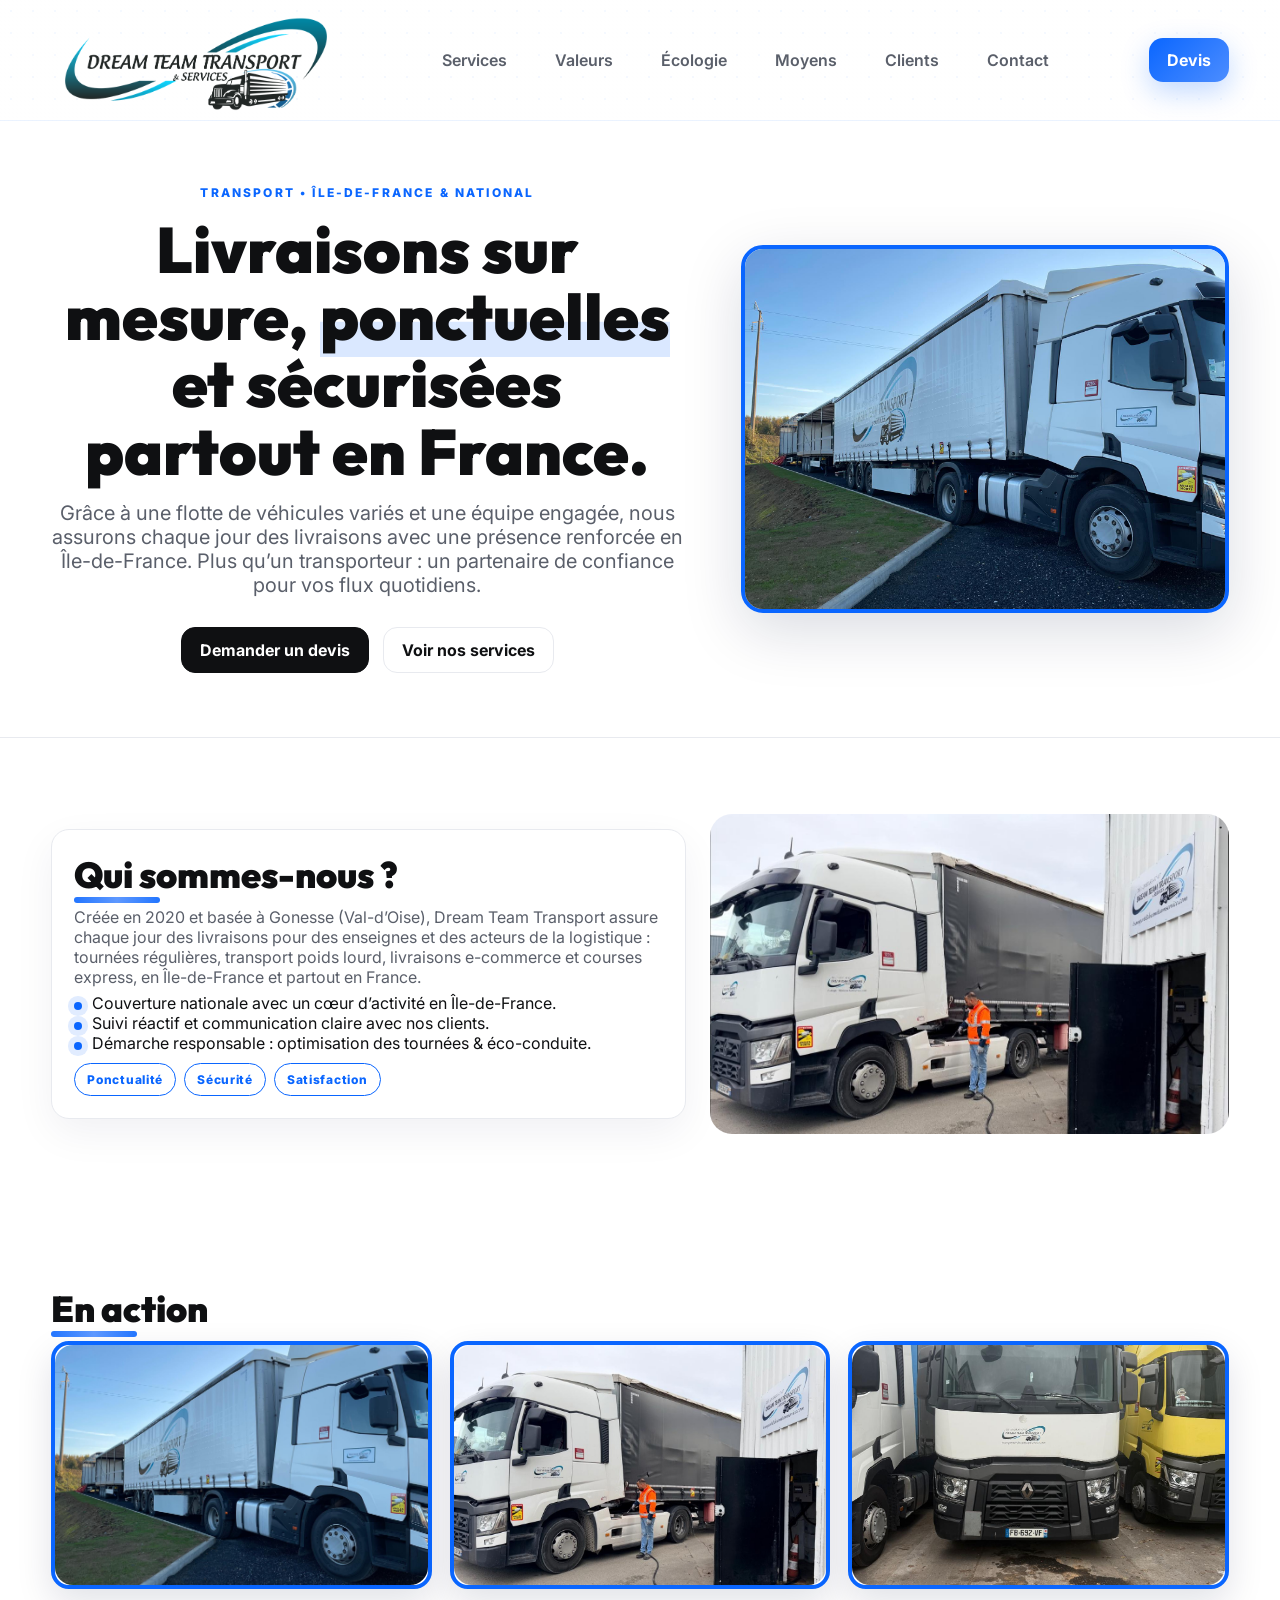
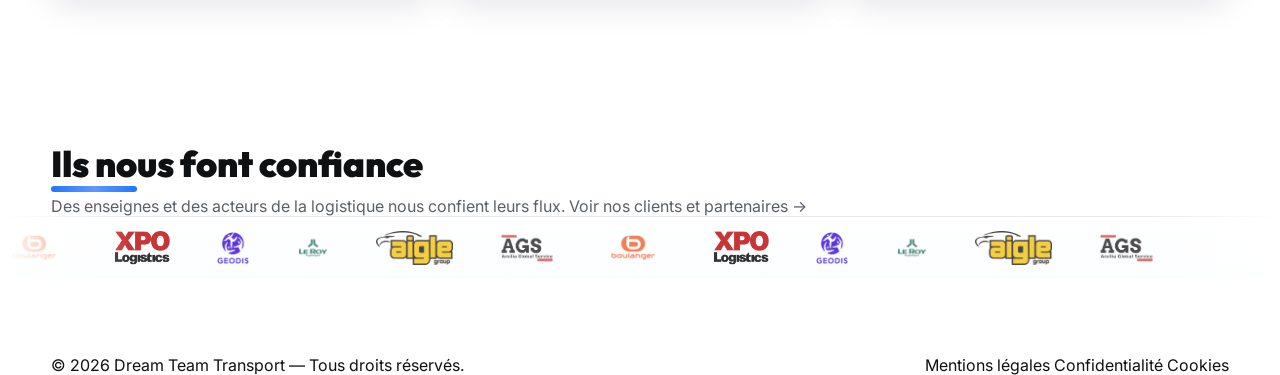
<file: vision.html>
<!DOCTYPE html>
<html lang="fr">
<head>
  <meta charset="utf-8" />
  <meta name="robots" content="noindex" />
  <meta http-equiv="refresh" content="0; url=index.html" />
  <link rel="canonical" href="https://dreamteamservice.com/" />
  <title>Dream Team Transport</title>
</head>
<body>
  <p>Cette page n’existe plus. <a href="index.html">Retour à l’accueil</a>.</p>
  <script>location.replace('index.html');</script>
</body>
</html>
</file>
<file: assets/style.css>
/* ========== FILE: assets/style.css (v2.7 — logo XXL + unified hero + titles underline) ========== */
:root{--bg:#fff;--surface:#fff;--ink:#0f1012;--muted:#5a5f6a;--line:#e8eaef;--blue:#0a66ff;--radius:18px;--shadow:0 14px 40px rgba(10,20,60,.06)}
*{box-sizing:border-box;margin:0;padding:0}
html,body{height:100%}
body{font-family:Inter,system-ui,-apple-system,Segoe UI,Roboto,Arial,sans-serif;color:var(--ink);background:var(--bg);-webkit-font-smoothing:antialiased;text-rendering:optimizeLegibility}
.container{width:min(1200px,92%);margin:0 auto}
.row{display:flex;align-items:center;justify-content:space-between;gap:16px}
.stack{display:grid;gap:16px}
a{color:inherit;text-decoration:none}

/* Typo */
.title,.page-title,h1,h2,h3{font-family:Outfit,Inter,system-ui,sans-serif}
.page-title{font-size:40px;font-weight:900;margin-bottom:12px;letter-spacing:-.3px;line-height:1.03;position:relative;z-index:1}
/* Soulignement animé pour chaque titre de page */
.page-title::after{
  content:"";display:block;margin:10px auto 0;width:min(240px,40%);height:8px;
  background:linear-gradient(90deg,#0a66ff 0%, #4c8dff 50%, #0a66ff 100%);
  border-radius:10px;box-shadow:0 6px 18px rgba(10,102,255,.25);animation:shine 2.8s ease-in-out infinite
}
@keyframes shine{0%,100%{filter:brightness(1)}50%{filter:brightness(1.25)}}

.section-title{font-size:clamp(24px,3.4vw,36px);font-weight:900;margin-bottom:10px;position:relative}
.section-title::after{
  content:"";position:absolute;left:0;bottom:-6px;width:86px;height:6px;border-radius:999px;
  background:linear-gradient(90deg,#0a66ff,#4c8dff,#0a66ff);opacity:.9;animation:shine 3.6s ease-in-out infinite
}
.sub{color:var(--muted)}

/* Boutons */
.btn{display:inline-flex;align-items:center;justify-content:center;gap:10px;padding:12px 18px;border-radius:14px;border:1px solid var(--line);font-weight:700;transition:.25s ease}
.btn:hover{transform:translateY(-1px)}
.btn.primary{background:var(--ink);color:#fff;border-color:var(--ink)}
.btn.primary:hover{background:#000}
.btn.outline{background:#fff;color:var(--ink)}

/* Nav */
.nav{position:sticky;top:0;z-index:30;background:rgba(255,255,255,.92);backdrop-filter:blur(8px);border-bottom:1px solid var(--line);transition:.25s ease}
.nav.scrolled{box-shadow:0 8px 24px rgba(0,0,0,.08)}
/* IMPORTANT: min-height au lieu de height fixe pour laisser respirer le logo */
.nav .inner{min-height:130px;display:grid;grid-template-columns:1fr auto 1fr;align-items:center}
.brand{display:flex;align-items:center;gap:12px;font-weight:900;letter-spacing:.2px}
.brand .accent{color:var(--blue)}
.brand-text{font-size:20px;font-weight:800;letter-spacing:.2px}

/* LOGO — version unique (supprime les anciennes règles en double) */
.logo-img{
  height: 150px;              /* ← XXL comme demandé */
  width:auto;
  object-fit:contain;
  display:block;
  margin-right:12px;
  transform:translateY(2px);
  transition:transform .2s ease;
}

/* Menu */
.menu{display:flex;gap:24px;justify-content:center}
.menu a{color:var(--muted);font-weight:600;position:relative}
.menu a:hover,.menu a.active{color:var(--ink)}
.menu a::after{content:"";position:absolute;left:0;right:0;bottom:-6px;height:2px;background:var(--blue);transform:scaleX(0);transform-origin:left;transition:.25s ease}
.menu a:hover::after,.menu a.active::after{transform:scaleX(1)}
.nav-actions{justify-self:end;display:flex;gap:10px}
.burger{display:none;width:46px;height:46px;border-radius:12px;border:1px solid var(--line);background:#fff}

/* Sections génériques */
section{padding:76px 0}
.kicker{text-transform:uppercase;letter-spacing:.18em;font-size:12px;color:var(--blue);font-weight:800}

/* HERO Accueil (conservé) */
.hero{padding:64px 0;border-bottom:1px solid var(--line)}
.title{font-size:clamp(34px,6vw,64px);line-height:1.05;font-weight:900}
.title .underline{box-shadow:inset 0 -0.55em 0 rgba(10,102,255,.15)}
.lead{font-size:clamp(16px,2.2vw,20px);color:var(--muted);max-width:880px}
.hero-cta{gap:14px;margin-top:14px;justify-content:center}
.hero-grid{display:grid;gap:28px;grid-template-columns:1.1fr .9fr;align-items:center}
.hero-copy.center{text-align:center;display:grid;justify-items:center}
.hero-media{border-radius:22px;overflow:hidden;box-shadow:var(--shadow);border:1px solid var(--line);max-width:560px;justify-self:end}
.hero-media.framed{border:4px solid var(--blue);box-shadow:0 18px 60px rgba(10,20,60,.15), inset 0 0 0 8px #fff;border-radius:22px}
.hero-media img{display:block;width:100%;height:360px;object-fit:cover}

/* BIO esthétique */
.bio-grid{display:grid;grid-template-columns:1.1fr .9fr;gap:24px;align-items:center}
.bio-card{padding:28px}
.bio-points{margin-top:6px}
.bio-points li{display:flex;gap:10px;align-items:flex-start;color:var(--ink)}
.bio-points .dot{width:8px;height:8px;border-radius:999px;background:var(--blue);margin-top:9px;box-shadow:0 0 0 6px rgba(10,102,255,.12)}
.pill-row{display:flex;flex-wrap:wrap;gap:8px;margin-top:10px}
.pill{border:1px solid var(--blue);color:var(--blue);padding:8px 12px;border-radius:999px;font-weight:800;font-size:12px;letter-spacing:.06em}
.bio-media{max-width:520px;justify-self:end;border-radius:22px;overflow:hidden}
.bio-media img{display:block;width:100%;height:320px;object-fit:cover}

/* Cards & grid */
.grid{display:grid;gap:18px;grid-template-columns:repeat(12,1fr)}
.card{background:var(--surface);border:1px solid var(--line);border-radius:var(--radius);padding:22px;box-shadow:var(--shadow)}
.service{grid-column:span 4}
.num{display:inline-flex;align-items:center;justify-content:center;width:42px;height:42px;border-radius:10px;border:1px solid var(--line);font-weight:800}

/* Gallery */
.gallery{display:grid;gap:18px;grid-template-columns:repeat(12,1fr)}
.img-card{grid-column:span 4;padding:0}
.img-card img{display:block;width:100%;height:240px;object-fit:cover;border-radius:18px}
.img-card.framed{border:4px solid var(--blue);box-shadow:0 14px 36px rgba(10,20,60,.12), inset 0 0 0 6px #fff}

/* Avis */
.reviews-grid{display:grid;gap:18px;grid-template-columns:repeat(12,1fr)}
.review{grid-column:span 4}
.review-head{display:flex;align-items:center;gap:12px;margin-bottom:8px}
.avatar{width:42px;height:42px;border-radius:999px;display:grid;place-items:center;background:linear-gradient(135deg,#e8f1ff,#ffffff);border:1px solid var(--line);font-weight:800;color:#213;}
.stars{color:#ffb400;font-size:18px;letter-spacing:2px}
.reviews-slider{overflow:hidden}
.reviews-slider .track{display:flex;gap:18px;animation:marquee 26s linear infinite}
.reviews-slider .track-inner{display:flex;gap:18px}
@keyframes marquee{0%{transform:translateX(0)}100%{transform:translateX(-50%)}}

/* ===== Unified hero (réseau vivant) à réutiliser sur toutes les pages ===== */
.unified-hero{
  position:relative;padding:92px 0 56px;border-bottom:1px solid var(--line);
  text-align:center;background:linear-gradient(180deg,#ffffff 0%, #f8fbff 100%);
  overflow:hidden;isolation:isolate
}
/* calque 1 : points animés */
.unified-hero::before{
  content:"";position:absolute;inset:-20% -10% auto -10%;height:320px;
  background:
    radial-gradient(#0a66ff 1px, transparent 1.5px) 0 0/22px 22px,
    radial-gradient(#0a66ff 0.8px, transparent 1.8px) 11px 11px/22px 22px;
  opacity:.18;filter:saturate(120%);transform:rotate(-4deg);
  animation:dotsShift 24s linear infinite;z-index:0
}
@keyframes dotsShift{0%{transform:translateX(0) rotate(-4deg)}100%{transform:translateX(-8%) rotate(-4deg)}}
/* calque 2 : liaisons dégradées */
.unified-hero::after{
  content:"";position:absolute;inset:-10% -5% auto -5%;height:260px;
  background:
    radial-gradient(120px 40px at 10% 40%, rgba(10,102,255,.20), transparent 70%),
    radial-gradient(140px 48px at 70% 30%, rgba(10,102,255,.16), transparent 75%),
    radial-gradient(160px 56px at 40% 70%, rgba(10,102,255,.10), transparent 80%);
  opacity:.7;transform:rotate(-4deg);animation:linksFloat 10s ease-in-out infinite alternate;z-index:0
}
@keyframes linksFloat{0%{transform:translateY(0) rotate(-4deg)}100%{transform:translateY(12px) rotate(-4deg)}}

/* ===== Clients & Partenaires ===== */
.clients-hero{
  position:relative;
  background:
    radial-gradient(900px 360px at 100% -120px, rgba(10,102,255,.06), transparent 60%),
    radial-gradient(800px 320px at -10% -80px, rgba(10,102,255,.07), transparent 60%),
    linear-gradient(180deg,#ffffff,#fbfdff);
  overflow:hidden;
}
.handshake{
  position:absolute; right:6%; bottom:-12px; width:min(340px,32vw); height:auto; pointer-events:none;
}

.clients-board{
  position:relative;
  display:grid; gap:18px;
  grid-template-columns: repeat(12,1fr);
  padding:18px;
  border:1px solid var(--line);
  border-radius:18px;
  background:#fff;
  box-shadow:0 16px 44px rgba(10,20,60,.08);
}
.clients-board::after{
  /* “paperclip” discret dans l’angle */
  content:"";
  position:absolute; right:16px; bottom:12px; width:62px; height:24px;
  background:
    radial-gradient(10px 10px at 12px 12px, rgba(0,0,0,.06), transparent 70%);
  border-radius:20px;
  opacity:.6;
}

.clients-label{
  position:absolute; top:-14px; left:18px;
  background:#101114; color:#fff; font-weight:800; font-family:Outfit,Inter,sans-serif;
  padding:8px 14px; border-radius:12px; letter-spacing:.3px; font-size:14px;
  box-shadow:0 8px 24px rgba(10,20,60,.20);
}

.logo-card{
  grid-column:span 4;
  display:grid; place-items:center; padding:26px; background:#fff;
  border:1px solid var(--line); border-radius:16px;
  box-shadow:0 12px 36px rgba(10,20,60,.08);
  position:relative; overflow:hidden;
  transition:transform .2s ease, box-shadow .2s ease;
}
.logo-card::before{
  /* cadre intérieur façon “carte” */
  content:""; position:absolute; inset:8px; border:2px solid rgba(10,102,255,.15); border-radius:12px;
}
.logo-card:hover{ transform:translateY(-4px); box-shadow:0 20px 56px rgba(10,20,60,.12); }
.logo-card img{ max-width:160px; max-height:70px; width:auto; height:auto; object-fit:contain; }

.clients-note{ text-align:center; margin-top:12px; }

/* CTA bande */
.client-cta{
  margin-top:18px; padding:22px 0;
  background:linear-gradient(180deg, #f8fbff, #ffffff);
  border-top:1px solid var(--line);
}
.client-cta .row{ gap:14px; align-items:center; }
.client-cta .cta-copy h3{ font-family:Outfit; font-weight:900; margin-bottom:4px; }

@media (max-width:1100px){
  .logo-card{ grid-column:span 6; }
}
@media (max-width:700px){
  .logo-card{ grid-column:1/-1; }
  .clients-board{ padding-bottom:26px; }
}
.logo-card img {
  background: #fff;
  outline: 1px solid #eef2f7;
  border-radius: 8px;
}

/* ======= Clients dynamiques (filtres, marquee, stats, témoignages) ======= */
.clients-filters{display:flex; gap:10px; justify-content:center; margin:22px 0 10px;}
.chip{
  border:1px solid var(--line); background:#fff; padding:8px 14px;
  border-radius:999px; font-weight:700; cursor:pointer;
  transition:.2s ease; color:var(--muted);
}
.chip:hover{ transform:translateY(-1px); }
.chip.active{ background:rgba(10,102,255,.08); color:#0a66ff; border-color:rgba(10,102,255,.25); }
.clients-board{ perspective:800px; }

/* Marquee bande douce */
.marquee-band{
  padding:14px 0; border-top:1px solid var(--line);
  background:linear-gradient(180deg, #ffffff, #fbfdff);
  overflow:hidden; mask-image:linear-gradient(to right, transparent, #000 10%, #000 90%, transparent);
}
.marquee-track{display:flex; align-items:center; gap:46px; animation:marq 22s linear infinite;}
.marquee-track img{ height:34px; width:auto; opacity:.8; filter:grayscale(.1); }
@keyframes marq{ from{transform:translateX(0)} to{transform:translateX(-50%)} }

/* Stats */
.stats{ padding:36px 0 10px; }
.stats-grid{display:grid; grid-template-columns:repeat(4,1fr); gap:16px;}
.stat{
  background:#fff; border:1px solid var(--line); border-radius:16px; padding:18px;
  text-align:center; box-shadow:0 14px 36px rgba(10,20,60,.06);
}
.stat .n{ font-family:Outfit,Inter,sans-serif; font-weight:900; font-size:34px; }
.stat .t{ color:var(--muted); margin-top:4px; }

@media (max-width:900px){ .stats-grid{ grid-template-columns:repeat(2,1fr);} }
@media (max-width:560px){ .stats-grid{ grid-template-columns:1fr; } }

/* Témoignages carousel */
.reviews-slider-alt{ padding:36px 0 14px; }
.carousel{ display:flex; transition:transform .5s ease; }
.tcard{ min-width:100%; padding:18px; }
.tcard .head{ display:flex; align-items:center; gap:10px; margin-bottom:8px; }
.tcard .ava{
  width:42px; height:42px; border-radius:999px; display:grid; place-items:center;
  font-weight:900; color:#0d1b2a; background:linear-gradient(135deg,#e8f1ff,#ffffff); border:1px solid var(--line);
}
.tcard .stars{ color:#ffb400; letter-spacing:2px; }
.tcard p{
  background:#fff; border:1px solid var(--line); border-radius:16px; padding:16px;
  box-shadow:0 14px 36px rgba(10,20,60,.06);
}

/* Dots */
.dots{ display:flex; gap:8px; justify-content:center; margin-top:10px; }
.dots .dot{ width:8px; height:8px; border-radius:999px; border:1px solid var(--line); background:#fff; cursor:pointer; }
.dots .dot.active{ background:#0a66ff; border-color:#0a66ff; }

/* ====== Contact (formulaire + infos + map + FAQ + toast) ====== */
.contact-grid{ display:grid; grid-template-columns:1.25fr .9fr; gap:18px; }
.contact-form .section-title{ margin-bottom:14px; }
.contact-form .actions{ display:flex; gap:10px; margin-top:8px; }

.field{ position:relative; margin-top:14px; }
.field input, .field textarea, .field select{
  width:100%; border:1px solid var(--line); background:#fff;
  padding:18px 14px 14px; border-radius:14px; outline:none; font:inherit;
  transition:border-color .2s ease, box-shadow .2s ease;
}
.field textarea{ resize:vertical; min-height:120px; }
.field select{ appearance:none; background-image:url("data:image/svg+xml,%3Csvg width='14' height='14' viewBox='0 0 24 24' fill='%230a66ff' xmlns='http://www.w3.org/2000/svg'%3E%3Cpath d='M7 10l5 5 5-5H7z'/%3E%3C/svg%3E"); background-repeat:no-repeat; background-position:right 12px center; background-size:16px; padding-right:36px; }
.field input:focus, .field textarea:focus, .field select:focus{ border-color:#0a66ff; box-shadow:0 0 0 4px rgba(10,102,255,.10); }

.field label{
  position:absolute; left:12px; top:14px; color:var(--muted);
  background:#fff; padding:0 6px; pointer-events:none; transition:.18s ease;
}
.field input.filled + label, .field textarea.filled + label, .field select.filled + label,
.field input:focus + label, .field textarea:focus + label, .field select:focus + label{
  top:-10px; font-size:12px; color:#0a66ff;
}

.field .error{ display:none; color:#d12e2e; font-size:12px; margin-top:6px; }
.invalid{ border-color:#d12e2e !important; box-shadow:0 0 0 4px rgba(209,46,46,.08) !important; }

.form-row{ display:grid; grid-template-columns:1fr 1fr; gap:12px; }
.check{ display:flex; align-items:center; gap:8px; margin-top:8px; cursor:pointer; }
.check input{ width:18px; height:18px; }

.contact-side{ display:grid; gap:18px; }
.card.soft{ background:linear-gradient(180deg,#ffffff,#fbfdff); }
.contact-list{ display:grid; gap:12px; margin-top:6px; }
.contact-list li{ display:flex; gap:10px; align-items:flex-start; }
.ci{ width:28px; height:28px; display:grid; place-items:center; border:1px solid var(--line); border-radius:10px; }

.badges{ display:flex; flex-wrap:wrap; gap:8px; margin-top:12px; }

.map-card{ padding:0; overflow:hidden; }
.map-card .map-title{ padding:18px 22px 0; }
.map-card iframe, .map-placeholder{
  width:100%; height:260px; display:block; border:0; border-radius:0 0 18px 18px;
}
.map-placeholder{
  background:
    radial-gradient(120px 40px at 20% 30%, rgba(10,102,255,.18), transparent 60%),
    radial-gradient(140px 50px at 70% 60%, rgba(10,102,255,.12), transparent 70%),
    linear-gradient(180deg,#eaf3ff,#ffffff);
  position:relative;
}
.map-placeholder .pulse{
  position:absolute; left:22%; top:36%;
  width:14px; height:14px; background:#0a66ff; border-radius:999px;
  box-shadow:0 0 0 0 rgba(10,102,255,.35);
  animation:pulse 1.8s ease-out infinite;
}
@keyframes pulse{ to{ box-shadow:0 0 0 22px rgba(10,102,255,0); } }

/* FAQ */
.faq{ padding-top:10px; }
.accordion details{
  border:1px solid var(--line); border-radius:14px; background:#fff; padding:12px 14px; margin-top:10px;
  box-shadow:0 12px 30px rgba(10,20,60,.05);
}
.accordion summary{ cursor:pointer; font-weight:700; list-style:none; }
.accordion summary::-webkit-details-marker{ display:none; }
.accordion details[open]{ border-color:#0a66ff33; }

/* Toast */
.toast{
  position:fixed; left:50%; bottom:24px; transform:translateX(-50%) translateY(16px);
  background:#101114; color:#fff; padding:12px 16px; border-radius:12px; border:1px solid #222;
  box-shadow:0 20px 60px rgba(0,0,0,.25); opacity:0; pointer-events:none; transition:.25s ease;
  z-index:50;
}
.toast.show{ opacity:1; transform:translateX(-50%) translateY(0); }

/* Accessibilité: réduire les animations si demandé */
@media (prefers-reduced-motion: reduce){
  *{animation-duration:.01ms !important; animation-iteration-count:1 !important; transition-duration:.01ms !important; scroll-behavior:auto !important;}
}

/* Responsive nav + logo */
@media (max-width:980px){
  .nav .inner{min-height:96px;grid-template-columns:auto 1fr auto}
  .menu{display:none}
  .menu.open{display:flex;flex-direction:column;gap:12px;position:absolute;top:96px;left:0;right:0;background:#fff;border-bottom:1px solid var(--line);padding:12px}
  .burger{display:inline-block}
  .bio-grid,.hero-grid{grid-template-columns:1fr}
  .logo-img{height:82px;} /* logo réduit mais bien visible sur mobile */
}
/* ==== NAV : look premium (verre, ombre douce, onglets pastille) ==== */
.nav{
  background: linear-gradient(180deg, rgba(255,255,255,.82), rgba(255,255,255,.70));
  backdrop-filter: blur(10px);
  -webkit-backdrop-filter: blur(10px);
  border-bottom: 1px solid rgba(10, 102, 255, .08);
  position: sticky;
  top: 0; z-index: 30;
  transition: box-shadow .25s ease, transform .25s ease, background .25s ease;
}

/* petite trame subtile dans la nav */
.nav::before{
  content:"";
  position:absolute; inset:0;
  background:
    radial-gradient(#0a66ff 0.9px, transparent 1.2px) 0 0/22px 22px;
  opacity:.04; pointer-events:none;
}

/* ombre quand on scrolle + légère réduction (classe injectée en JS) */
.nav.shrink{
  box-shadow: 0 14px 36px rgba(10,20,60,.10);
}
.nav.shrink .logo-img{ height: 100px; }         /* logo un peu plus petit au scroll */
.nav.shrink .brand-text{ transform: translateY(-1px); opacity:.95; }

/* Alignement et rythme */
.nav .inner{
  min-height: 120px;
  grid-template-columns: 1fr auto 1fr;
}

/* Liens du menu : pastilles élégantes */
.menu a{
  position:relative;
  padding:10px 12px;
  border-radius:12px;
  transition: color .2s ease, background .2s ease, box-shadow .2s ease;
}
.menu a:hover{
  background: rgba(10,102,255,.07);
  box-shadow: inset 0 0 0 1px rgba(10,102,255,.10);
}
.menu a.active{
  background: rgba(10,102,255,.10);
  color:#0a66ff;
  box-shadow: inset 0 0 0 2px rgba(10,102,255,.18);
}
/* Soulignement animé conservé mais adouci */
.menu a::after{
  height: 3px;
  background: linear-gradient(90deg, #0a66ff, #4c8dff, #0a66ff);
  bottom: -8px;
}

/* Bouton Devis : gradient premium + glow au hover */
.btn.devis{
  border: none;
  background: linear-gradient(135deg,#0a66ff,#4c8dff);
  color: #fff;
  box-shadow: 0 10px 28px rgba(10,102,255,.25);
}
.btn.devis:hover{
  transform: translateY(-2px);
  box-shadow: 0 14px 40px rgba(10,102,255,.32);
}

/* Optionnel : légère élévation au survol du logo */
.brand:hover .logo-img{ transform: translateY(0) scale(1.02); }

/* Décor ondulé sous la nav (si on ajoute le SVG .nav-wave en HTML) */
.nav-wave{
  position: relative; height: 22px; pointer-events:none; overflow: hidden;
}
.nav-wave svg{ display:block; width: 100%; height: 100%; }
.nav-wave path{ fill: rgba(10,102,255,.06); }
/* ===== IDENTITÉ VISUELLE : NOM À GAUCHE DU LOGO ===== */
.brand {
  display: flex;
  align-items: center;
  gap: 14px;
  text-decoration: none;
  transform: translateY(2px);
}

/* le texte global */
.brand-name {
  display: flex;
  flex-direction: column;
  align-items: flex-end; /* texte aligné à droite du logo */
  line-height: 1.05;
  font-family: 'Outfit', Inter, sans-serif;
  letter-spacing: 0.3px;
}

.brand-name span {
  display: inline-block;
  transition: color .25s ease, transform .25s ease;
}

/* Lignes du texte */
.dream {
  font-size: 1.6rem;
  font-weight: 600;
  color: #0d1b2a;
  letter-spacing: 0.5px;
}

.team {
  font-size: 1.6rem;
  font-weight: 800;
  color: var(--blue);
  margin-left: 4px;
}

.transport {
  font-size: 1.1rem;
  font-weight: 500;
  color: #444;
  letter-spacing: 1px;
  text-transform: uppercase;
  opacity: .9;
}

/* effet doux au survol */
.brand:hover .brand-name span {
  transform: translateY(-1px);
}

.brand:hover .team {
  text-shadow: 0 0 8px rgba(10,102,255,.3);
}

/* le logo */
.logo-img {
  height: 150px;              /* agrandi */
  width: auto;
  object-fit: contain;
  transition: transform .25s ease;
}

.brand:hover .logo-img {
  transform: scale(1.04);
}

/* responsive */
@media (max-width: 900px) {
  .dream, .team { font-size: 1.3rem; }
  .transport { font-size: 1rem; }
  .logo-img { height: 70px; }
}
/* Brand sans texte — logo totalement à gauche */
.brand {
  display: flex;
  align-items: center;
  justify-content: flex-start;
  gap: 0;
}

.logo-img {
  height: 110px;     /* tu peux augmenter si tu veux encore plus grand */
  width: auto;
  object-fit: contain;
  margin: 0;
}

.nav .inner {
  grid-template-columns: auto 1fr auto;  /* Logo — menu — bouton */
  justify-content: space-between;
}

/* ====== Services — esthétique renforcée ====== */

/* Intro */
.services-intro {
  padding-top: 70px;
  padding-bottom: 10px;
}
.services-intro .sub {
  max-width: 720px;
  margin-top: 8px;
}

/* Trois petits “piliers” en dessous de l’intro */
.services-highlights {
  margin-top: 28px;
  display: grid;
  grid-template-columns: repeat(3, minmax(0,1fr));
  gap: 18px;
}
.highlight {
  display: flex;
  gap: 12px;
  padding: 16px 18px;
  border-radius: 18px;
  border: 1px solid var(--line);
  background: linear-gradient(135deg,#ffffff,#f8fbff);
  box-shadow: 0 10px 30px rgba(10,20,60,.05);
}
.hl-icon {
  width: 40px;
  height: 40px;
  border-radius: 14px;
  display: grid;
  place-items: center;
  background: rgba(10,102,255,.06);
  font-size: 20px;
}
.highlight h3 {
  font-family: Outfit, Inter, sans-serif;
  font-size: 16px;
  font-weight: 800;
  margin-bottom: 4px;
}
.highlight p {
  color: var(--muted);
  font-size: 14px;
}

/* Grille des services */
.services-grid-section {
  padding-top: 30px;
  padding-bottom: 40px;
  background: linear-gradient(180deg,#f8fbff,#ffffff);
}
.services-grid {
  display: grid;
  grid-template-columns: repeat(2,minmax(0,1fr));
  gap: 20px;
}
.service-card {
  background:#fff;
  border-radius: 20px;
  border:1px solid var(--line);
  padding:22px 22px 20px;
  box-shadow:0 16px 44px rgba(10,20,60,.06);
  position:relative;
  overflow:hidden;
  transition:transform .2s ease, box-shadow .2s ease, border-color .2s ease;
}
.service-card::before {
  content:"";
  position:absolute;
  inset:0;
  background:radial-gradient(200px 80px at 0 0, rgba(10,102,255,.10), transparent 60%);
  opacity:.5;
  pointer-events:none;
}
.service-card:hover {
  transform:translateY(-4px);
  box-shadow:0 20px 64px rgba(10,20,60,.10);
  border-color:rgba(10,102,255,.25);
}
.service-card h3 {
  position:relative;
  font-family:Outfit,Inter,sans-serif;
  font-weight:900;
  margin:8px 0 8px;
  font-size:18px;
}
.service-card p {
  position:relative;
  color:var(--muted);
  font-size:14px;
  line-height:1.5;
}
.service-list {
  position:relative;
  margin:12px 0 8px;
  padding-left:0;
  list-style:none;
  display:grid;
  gap:4px;
}
.service-list li::before {
  content:"•";
  color:var(--blue);
  font-weight:900;
  margin-right:6px;
}
.service-list li {
  font-size:14px;
}

/* Petites pastilles en haut des cartes */
.service-tag {
  position:relative;
  display:inline-flex;
  align-items:center;
  padding:4px 10px;
  border-radius:999px;
  background:rgba(10,102,255,.08);
  color:#0a66ff;
  font-size:11px;
  font-weight:800;
  letter-spacing:.08em;
  text-transform:uppercase;
}
.service-tag.urgent {
  background:rgba(245,70,70,.08);
  color:#d63434;
}
.service-tag.digital {
  background:rgba(0,180,120,.08);
  color:#00a06b;
}
.service-tag.custom {
  background:rgba(122,81,255,.08);
  color:#6c4bff;
}

.service-meta {
  position:relative;
  margin-top:10px;
  padding-top:8px;
  border-top:1px dashed rgba(15,16,18,.10);
  font-size:12px;
  color:var(--muted);
}

/* Bandeau process */
.services-flow {
  padding:40px 0 70px;
}
.flow-card {
  border-radius:22px;
  border:1px solid var(--line);
  background:linear-gradient(135deg,#ffffff,#f5f9ff);
  padding:22px 22px 18px;
  box-shadow:0 18px 50px rgba(10,20,60,.06);
}
.flow-steps {
  margin-top:18px;
  display:grid;
  grid-template-columns:repeat(4,minmax(0,1fr));
  gap:14px;
}
.flow-step h3 {
  font-family:Outfit,Inter,sans-serif;
  font-size:15px;
  font-weight:800;
  margin-bottom:4px;
}
.flow-step p {
  font-size:13px;
  color:var(--muted);
}
.step-badge {
  display:inline-flex;
  align-items:center;
  justify-content:center;
  width:26px;
  height:26px;
  border-radius:999px;
  background:#0a66ff;
  color:#fff;
  font-size:13px;
  font-weight:800;
  box-shadow:0 8px 22px rgba(10,102,255,.35);
  margin-bottom:6px;
}

.flow-cta {
  margin-top:16px;
  padding-top:10px;
  border-top:1px solid rgba(15,16,18,.06);
  display:flex;
  flex-wrap:wrap;
  gap:10px;
  align-items:center;
  justify-content:space-between;
}
.flow-cta p {
  font-weight:600;
}

/* Responsive services */
@media (max-width: 980px) {
  .services-highlights {
    grid-template-columns:1fr;
  }
  .services-grid {
    grid-template-columns:1fr;
  }
  .flow-steps {
    grid-template-columns:2fr 2fr;
  }
}
@media (max-width:600px){
  .flow-steps {
    grid-template-columns:1fr;
  }
}

/* ====== Correctif : libellé des listes déroulantes toujours au-dessus ====== */
.field select + label{ top:-10px; font-size:12px; }

/* ====== Plan d'accès (page Contact) ====== */
.map-embed{ position:relative; margin-top:16px; height:300px; border-top:1px solid var(--line); border-bottom:1px solid var(--line); background:#eef2f7; overflow:hidden; }
.map-embed iframe{ position:absolute; top:-50px; left:-50px; width:calc(100% + 100px); height:calc(100% + 100px); border:0; pointer-events:none; filter:saturate(.85) contrast(1.02); }
.map-credit{ position:absolute; bottom:8px; right:10px; z-index:2; font-size:11px; color:var(--muted); background:rgba(255,255,255,.85); padding:2px 8px; border-radius:8px; }
.map-credit a{ color:inherit; text-decoration:underline; }
.map-info{ display:flex; align-items:center; gap:14px; flex-wrap:wrap; padding:16px 20px 18px; background:#fff; }
.map-info .pin{ flex:none; width:40px; height:40px; border-radius:12px; display:grid; place-items:center; background:linear-gradient(135deg,#0a66ff,#3d8bff); color:#fff; box-shadow:0 6px 16px rgba(10,102,255,.35); }
.map-info .addr{ flex:1 1 180px; min-width:0; line-height:1.35; }
.map-info .addr b{ display:block; color:var(--ink); }
.map-info .addr span{ color:var(--muted); font-size:14px; }
.map-info .map-actions{ display:flex; gap:8px; flex-wrap:wrap; }
.map-info .map-actions a{ display:inline-flex; align-items:center; gap:6px; padding:9px 14px; border-radius:12px; font-weight:700; font-size:14px; border:1px solid var(--line); background:#fff; color:var(--ink); transition:.2s ease; }
.map-info .map-actions a.primary{ background:var(--blue); border-color:var(--blue); color:#fff; }
.map-info .map-actions a:hover{ transform:translateY(-1px); box-shadow:0 6px 16px rgba(10,20,60,.10); }
@media (max-width:600px){ .map-embed{ height:240px; } }

/* ====== Correctifs affichage smartphone ====== */
.reviews-slider-alt .container{ overflow:hidden; }
@media (max-width:980px){
  .nav .inner{ grid-template-columns:auto 1fr auto; min-height:84px; }
  .nav-actions{ grid-column:3; align-items:center; }
  .contact-grid{ grid-template-columns:1fr; }
}
@media (max-width:600px){
  .nav .inner{ min-height:72px; }
  .logo-img, .nav.shrink .logo-img{ height:56px; margin-right:0; }
  .nav-actions{ gap:8px; }
  .nav-actions .btn.devis{ padding:10px 14px; }
  .burger{ width:42px; height:42px; }
  .form-row{ grid-template-columns:1fr; gap:0; }
  .contact-form .actions{ flex-wrap:wrap; }
}
@media (max-width:700px){
  .reviews-grid .review{ grid-column:1/-1; }
}
.legal dd, .legal p{ overflow-wrap:anywhere; }
@media (max-width:600px){
  .legal .card{ padding:20px 18px; }
}
/* Frises Vision / Écologie : dernière étape gardée dans l'écran (ordinateurs portables) */
@media (min-width:721px){
  .vision-roadmap .mile:last-of-type{ width:150px; }
}
@media (min-width:981px){
  .eco-timeline .eco-item{ width:190px; }
}
@media (min-width:981px){
  .eco-timeline .eco-item:last-of-type{ width:150px; }
}
@media (min-width:721px) and (max-width:980px){
  .vision-roadmap .mile:last-of-type{ width:120px; }
}
@media (min-width:721px) and (max-width:980px){
  .vision-roadmap .mile:last-of-type .mile-link{ display:none; }
}
/* Menu « ☰ » aussi sur tablettes et petits écrans (le menu complet ne tient pas) */
@media (max-width:1180px){
  .nav .inner{ grid-template-columns:auto 1fr auto; min-height:96px; position:relative; }
  .menu.open{ display:flex; flex-direction:column; gap:4px; position:absolute; top:100%; left:0; right:0; z-index:40;
    background:#fff; border:1px solid var(--line); border-radius:14px; padding:10px; box-shadow:0 14px 40px rgba(10,20,60,.12); }
  .menu.open a{ padding:12px 14px; }
  .menu{ display:none; }
  .burger{ display:inline-block; }
  .nav-actions{ grid-column:3; align-items:center; }
  .logo-img, .nav.shrink .logo-img{ height:82px; }
}
@media (max-width:600px){
  .nav .inner{ min-height:72px; }
  .logo-img, .nav.shrink .logo-img{ height:56px; }
}
@media (min-width:981px) and (max-width:1180px){
  .eco-timeline .eco-item:last-of-type{ width:120px; }
}
</file>
